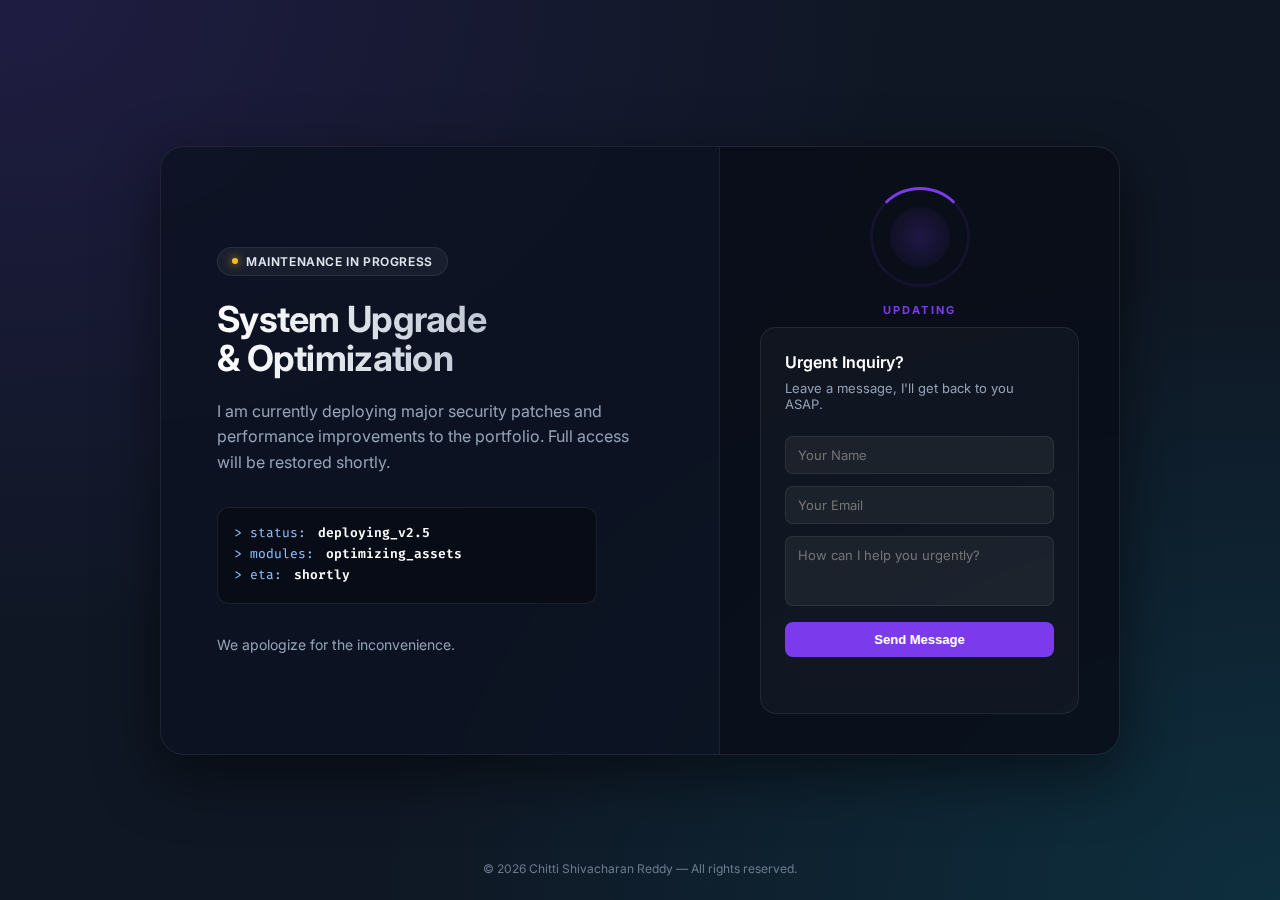
<file: index.html>
<!doctype html>
<html lang="en">

<head>
    <meta charset="utf-8" />
    <meta name="viewport" content="width=device-width,initial-scale=1" />
    <title>System Maintenance — Chitti Shivacharan Reddy</title>

    <!-- Fonts -->
    <link rel="preconnect" href="https://fonts.googleapis.com">
    <link rel="preconnect" href="https://fonts.gstatic.com" crossorigin>
    <link href="https://fonts.googleapis.com/css2?family=Inter:wght@400;500;600;700&display=swap" rel="stylesheet">
    <link href="https://fonts.googleapis.com/css2?family=Fira+Code:wght@400;600&display=swap" rel="stylesheet">

    <!-- Styles -->
    <link rel="stylesheet" href="css/maintenance.css">
</head>

<body>
    <main class="main-card">

        <!-- content-section (Left) -->
        <section class="content-section">
            <div class="status-badge">Maintenance In Progress</div>

            <h1 id="maintitle">System Upgrade <br> & Optimization</h1>

            <p class="lead-text">
                I am currently deploying major security patches and performance improvements to the portfolio.
                Full access will be restored shortly.
            </p>

            <div class="terminal-box">
                <div class="terminal-line"><span>> status:</span> <span class="highlight">deploying_v2.5</span></div>
                <div class="terminal-line"><span>> modules:</span> <span class="highlight">optimizing_assets</span>
                </div>
                <div class="terminal-line"><span>> eta:</span> <span class="highlight">shortly</span></div>
            </div>

            <div class="meta-section">
                <!-- Simple notify input can stay or go, sticking to urgent form on right -->
                <p class="meta-text">We apologize for the inconvenience.</p>
            </div>
        </section>

        <!-- visual-section (Right) -> Update Symbol & Contact Form -->
        <aside class="visual-section">

            <!-- Update Symbol -->
            <div class="update-container">
                <div class="spinner-ring"></div>
                <div class="spinner-core"></div>
                <div class="update-text">UPDATING</div>
            </div>

            <!-- Urgent Query Form -->
            <div class="query-card">
                <h3>Urgent Inquiry?</h3>
                <p class="small-hint">Leave a message, I'll get back to you ASAP.</p>

                <form id="urgentForm" class="query-form">
                    <div class="form-group">
                        <input type="text" id="name" placeholder="Your Name" required>
                    </div>
                    <div class="form-group">
                        <input type="email" id="email" placeholder="Your Email" required>
                    </div>
                    <div class="form-group">
                        <textarea id="message" rows="3" placeholder="How can I help you urgently?" required></textarea>
                    </div>
                    <button type="submit" class="btn-submit">Send Message</button>
                    <div id="formFeedback" class="feedback-msg"></div>
                </form>
            </div>

        </aside>

    </main>

    <div class="footer-text">
        © <span id="year"></span> Chitti Shivacharan Reddy — All rights reserved.
    </div>

    <!-- Scripts -->
    <script src="js/maintenance.js"></script>
</body>

</html>
</file>
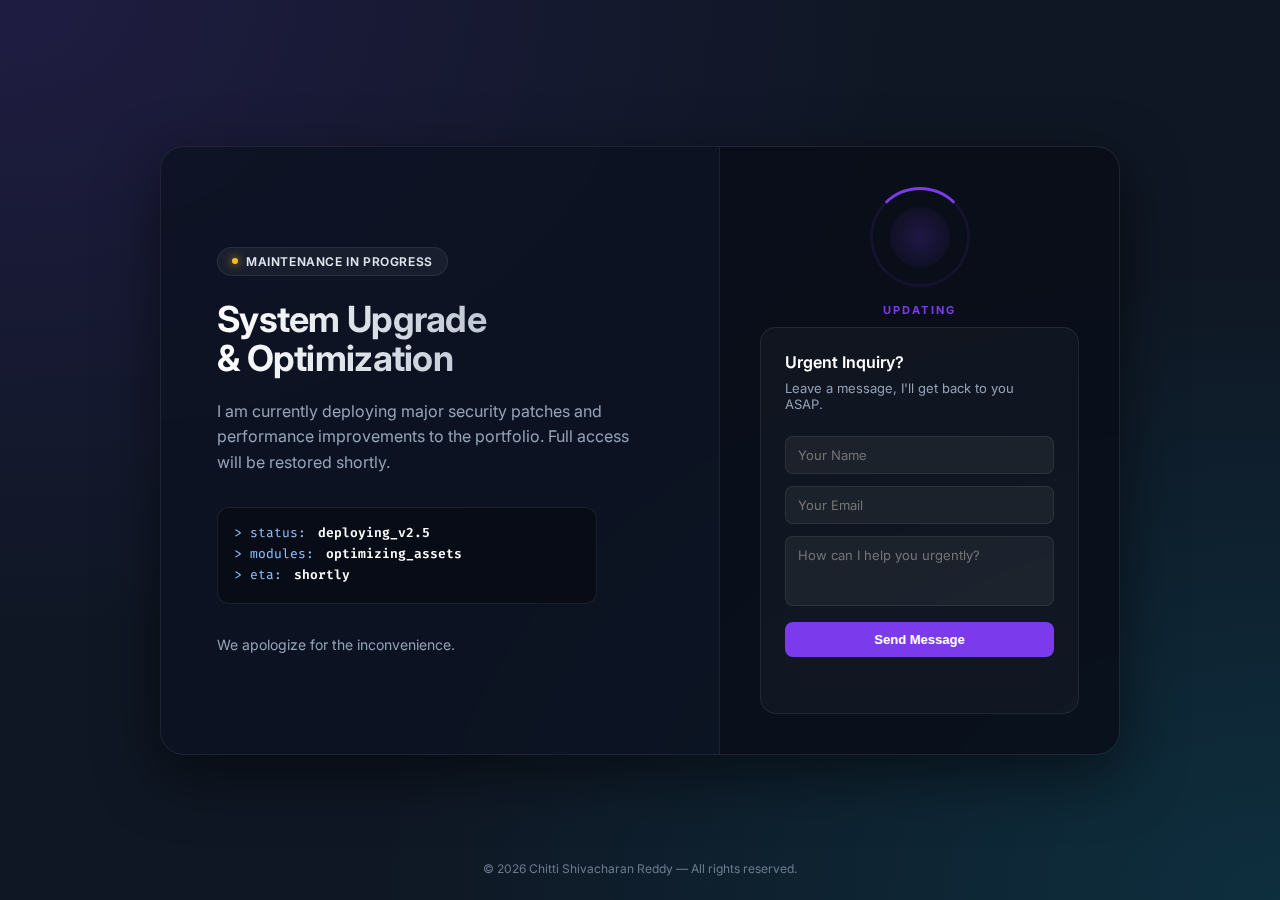
<file: Index copy.html>
<!doctype html>
<html lang="en">

<head>
    <meta charset="utf-8" />
    <meta name="viewport" content="width=device-width,initial-scale=1" />
    <title>System Maintenance — Chitti Shivacharan Reddy</title>

    <!-- Fonts -->
    <link rel="preconnect" href="https://fonts.googleapis.com">
    <link rel="preconnect" href="https://fonts.gstatic.com" crossorigin>
    <link href="https://fonts.googleapis.com/css2?family=Inter:wght@400;500;600;700&display=swap" rel="stylesheet">
    <link href="https://fonts.googleapis.com/css2?family=Fira+Code:wght@400;600&display=swap" rel="stylesheet">

    <!-- Styles -->
    <link rel="stylesheet" href="style1.css">
</head>

<body>
    <main class="main-card">

        <!-- content-section (Left) -->
        <section class="content-section">
            <div class="status-badge">Maintenance In Progress</div>

            <h1 id="maintitle">System Upgrade <br> & Optimization</h1>

            <p class="lead-text">
                I am currently deploying major security patches and performance improvements to the portfolio.
                Full access will be restored shortly.
            </p>

            <div class="terminal-box">
                <div class="terminal-line"><span>> status:</span> <span class="highlight">deploying_v2.5</span></div>
                <div class="terminal-line"><span>> modules:</span> <span class="highlight">optimizing_assets</span>
                </div>
                <div class="terminal-line"><span>> eta:</span> <span class="highlight">shortly</span></div>
            </div>

            <div class="meta-section">
                <!-- Simple notify input can stay or go, sticking to urgent form on right -->
                <p class="meta-text">We apologize for the inconvenience.</p>
            </div>
        </section>

        <!-- visual-section (Right) -> Update Symbol & Contact Form -->
        <aside class="visual-section">

            <!-- Update Symbol -->
            <div class="update-container">
                <div class="spinner-ring"></div>
                <div class="spinner-core"></div>
                <div class="update-text">UPDATING</div>
            </div>

            <!-- Urgent Query Form -->
            <div class="query-card">
                <h3>Urgent Inquiry?</h3>
                <p class="small-hint">Leave a message, I'll get back to you ASAP.</p>

                <form id="urgentForm" class="query-form">
                    <div class="form-group">
                        <input type="text" id="name" placeholder="Your Name" required>
                    </div>
                    <div class="form-group">
                        <input type="email" id="email" placeholder="Your Email" required>
                    </div>
                    <div class="form-group">
                        <textarea id="message" rows="3" placeholder="How can I help you urgently?" required></textarea>
                    </div>
                    <button type="submit" class="btn-submit">Send Message</button>
                    <div id="formFeedback" class="feedback-msg"></div>
                </form>
            </div>

        </aside>

    </main>

    <div class="footer-text">
        © <span id="year"></span> Chitti Shivacharan Reddy — All rights reserved.
    </div>

    <!-- Scripts -->
    <script src="script1.js"></script>
</body>

</html>
</file>
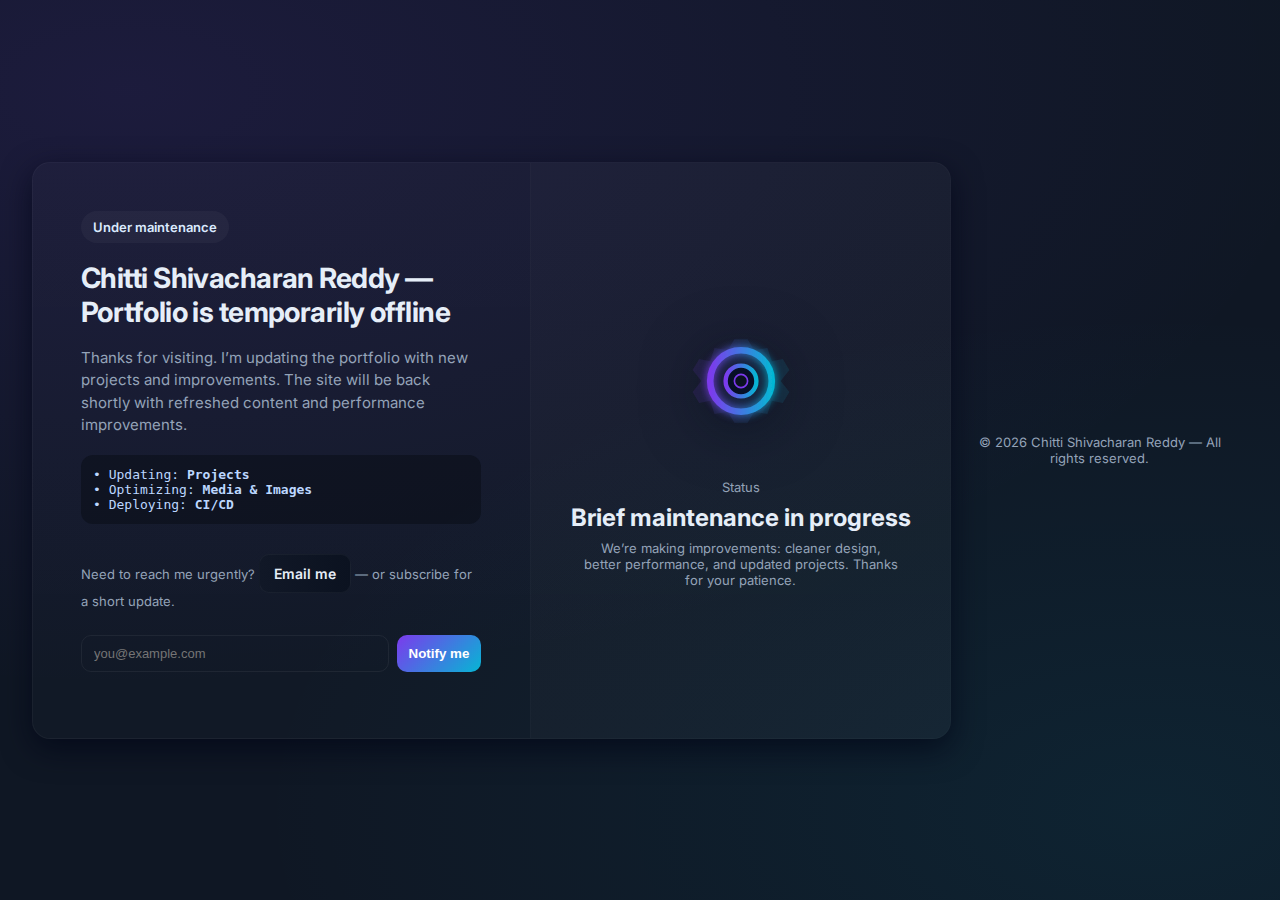
<file: indexx.html>
<!doctype html>
<html lang="en">

<head>
    <meta charset="utf-8" />
    <meta name="viewport" content="width=device-width,initial-scale=1" />
    <title>Site Under Maintenance — Chitti Shivacharan Reddy</title>
    <meta name="description"
        content="Chitti Shivacharan Reddy — Portfolio is temporarily under maintenance. We'll be back soon." />
    <link rel="preconnect" href="https://fonts.googleapis.com">
    <link rel="preconnect" href="https://fonts.gstatic.com" crossorigin>
    <link href="https://fonts.googleapis.com/css2?family=Inter:wght@400;600;700&display=swap" rel="stylesheet">
    <style>
        :root {
            --bg: #0f1724;
            /* slate-900 */
            --card: #0b1220;
            --muted: #94a3b8;
            --accent: linear-gradient(135deg, #7c3aed, #06b6d4);
            --glass: rgba(255, 255, 255, 0.04);
            --radius: 18px;
            font-family: 'Inter', system-ui, -apple-system, 'Segoe UI', Roboto, 'Helvetica Neue', Arial;
        }

        * {
            box-sizing: border-box
        }

        html,
        body {
            height: 100%
        }

        body {
            margin: 0;
            min-height: 100vh;
            display: flex;
            align-items: center;
            justify-content: center;
            background: radial-gradient(1200px 600px at 10% 10%, rgba(124, 58, 237, 0.12), transparent),
                radial-gradient(900px 500px at 90% 90%, rgba(6, 182, 212, 0.08), transparent),
                var(--bg);
            color: #e6eef8;
            -webkit-font-smoothing: antialiased;
            -moz-osx-font-smoothing: grayscale;
            padding: 32px;
        }

        .card {
            width: 100%;
            max-width: 940px;
            background: linear-gradient(180deg, rgba(255, 255, 255, 0.02), rgba(255, 255, 255, 0.01));
            border-radius: var(--radius);
            box-shadow: 0 10px 30px rgba(2, 6, 23, 0.7);
            border: 1px solid rgba(255, 255, 255, 0.04);
            display: grid;
            grid-template-columns: 1fr 420px;
            gap: 1px;
            overflow: hidden;
        }

        @media (max-width:880px) {
            .card {
                grid-template-columns: 1fr;
            }
        }

        .left {
            padding: 48px;
            min-height: 320px;
            display: flex;
            flex-direction: column;
            justify-content: center;
            gap: 18px;
        }

        h1 {
            margin: 0;
            font-size: 28px;
            letter-spacing: -0.02em;
        }

        p.lead {
            margin: 0;
            color: var(--muted);
            font-size: 15px;
            line-height: 1.5
        }

        .badge {
            display: inline-flex;
            align-items: center;
            gap: 10px;
            background: var(--glass);
            padding: 8px 12px;
            border-radius: 999px;
            font-weight: 600;
            color: #dbeafe;
            font-size: 13px;
            width: max-content
        }

        .right {
            padding: 32px;
            background: linear-gradient(180deg, rgba(255, 255, 255, 0.01), rgba(255, 255, 255, 0.02));
            display: flex;
            flex-direction: column;
            align-items: center;
            justify-content: center;
            gap: 18px;
            border-left: 1px solid rgba(255, 255, 255, 0.02);
        }

        /* Animated gear */
        .gear-wrap {
            width: 160px;
            height: 160px;
            display: flex;
            align-items: center;
            justify-content: center
        }

        .gear {
            width: 110px;
            height: 110px;
            display: block;
            filter: drop-shadow(0 8px 30px rgba(2, 6, 23, 0.7));
            animation: spin 9s linear infinite;
            transform-origin: center center;
        }

        @keyframes spin {
            from {
                transform: rotate(0deg)
            }

            to {
                transform: rotate(360deg)
            }
        }

        .small-text {
            font-size: 13px;
            color: var(--muted)
        }

        .actions {
            display: flex;
            gap: 12px;
            flex-wrap: wrap
        }

        .btn {
            background: linear-gradient(90deg, #111827, #0b1220);
            color: #e6eef8;
            padding: 10px 14px;
            border-radius: 10px;
            border: 1px solid rgba(255, 255, 255, 0.04);
            font-weight: 600;
            font-size: 14px;
            text-decoration: none;
            display: inline-flex;
            align-items: center;
            gap: 10px
        }

        .btn.secondary {
            background: transparent;
            border: 1px dashed rgba(255, 255, 255, 0.04);
            color: var(--muted)
        }

        .subscribe {
            display: flex;
            gap: 8px;
            margin-top: 8px
        }

        .subscribe input[type="email"] {
            flex: 1;
            background: transparent;
            border: 1px solid rgba(255, 255, 255, 0.06);
            padding: 10px 12px;
            border-radius: 10px;
            color: inherit;
            font-size: 13px
        }

        .subscribe button {
            padding: 10px 12px;
            border-radius: 10px;
            border: none;
            background-image: var(--accent);
            font-weight: 700;
            color: #fff;
            cursor: pointer
        }

        .meta {
            margin-top: 12px;
            color: var(--muted);
            font-size: 13px
        }

        footer {
            padding: 18px;
            color: var(--muted);
            font-size: 13px;
            text-align: center
        }

        /* decorative code box */
        .codebox {
            background: rgba(8, 12, 20, 0.5);
            border-radius: 12px;
            padding: 12px;
            font-family: ui-monospace, SFMono-Regular, Menlo, Monaco, 'Roboto Mono', monospace;
            font-size: 13px;
            color: #bcd7ff;
            max-width: 420px
        }

        /* accessibility focus */
        a:focus,
        button:focus,
        input:focus {
            outline: 2px solid rgba(124, 58, 237, 0.16);
            outline-offset: 2px
        }
    </style>
</head>

<body>
    <main class="card" role="main" aria-labelledby="maintitle">
        <section class="left">
            <div class="badge" aria-hidden="true">Under maintenance</div>
            <h1 id="maintitle">Chitti Shivacharan Reddy — Portfolio is temporarily offline</h1>
            <p class="lead">Thanks for visiting. I’m updating the portfolio with new projects and improvements. The site
                will be back shortly with refreshed content and performance improvements.</p>

            <div class="codebox" aria-hidden="true">
                <!-- small decorative pseudo-terminal -->
                <div>• Updating: <strong>Projects</strong></div>
                <div>• Optimizing: <strong>Media & Images</strong></div>
                <div>• Deploying: <strong>CI/CD</strong></div>
            </div>

            <div class="meta">Need to reach me urgently? <a class="btn" href="mailto:chitti@example.com">Email me</a> —
                or subscribe for a short update.</div>

            <form class="subscribe" id="subscribeForm" onsubmit="return handleSubscribe(event)"
                aria-label="Subscribe for updates">
                <input id="emailInput" type="email" placeholder="you@example.com" aria-label="Email address" required>
                <button type="submit">Notify me</button>
            </form>

            <div id="subscribeMsg" class="small-text" aria-live="polite"></div>

        </section>

        <aside class="right" aria-labelledby="status">
            <div class="gear-wrap" aria-hidden="true">
                <!-- inline SVG gear -->
                <svg class="gear" viewBox="0 0 100 100" xmlns="http://www.w3.org/2000/svg" role="img"
                    aria-hidden="true">
                    <defs>
                        <linearGradient id="g1" x1="0" x2="1">
                            <stop offset="0" stop-color="#7c3aed" />
                            <stop offset="1" stop-color="#06b6d4" />
                        </linearGradient>
                        <filter id="glow" x="-50%" y="-50%" width="200%" height="200%">
                            <feGaussianBlur stdDeviation="4" result="b" />
                            <feMerge>
                                <feMergeNode in="b" />
                                <feMergeNode in="SourceGraphic" />
                            </feMerge>
                        </filter>
                    </defs>

                    <g transform="translate(50,50)">
                        <path
                            d="M-28 -18 L-38 -20 L-44 -10 L-36 0 L-44 10 L-38 20 L-28 18 L-24 30 L-12 28 L-6 38 L6 38 L12 28 L24 30 L28 18 L38 20 L44 10 L36 0 L44 -10 L38 -20 L28 -18 L24 -30 L12 -28 L6 -38 L-6 -38 L-12 -28 L-24 -30 Z"
                            fill="url(#g1)" opacity="0.12" />
                        <circle r="28" fill="none" stroke="url(#g1)" stroke-width="6" filter="url(#glow)" />
                        <circle r="14" fill="#071027" stroke="url(#g1)" stroke-width="4" />
                        <circle r="6" fill="#0b1220" stroke="#7c3aed" stroke-width="1.5" />
                    </g>
                </svg>
            </div>

            <div style="text-align:center">
                <div id="status" class="small-text" style="margin-bottom:8px">Status</div>
                <h2 style="margin:6px 0 0 0">Brief maintenance in progress</h2>
                <p class="small-text" style="max-width:320px;margin:8px auto">We’re making improvements: cleaner design,
                    better performance, and updated projects. Thanks for your patience.</p>

                <div style="margin-top:12px" class="actions">


                </div>
            </div>

        </aside>
    </main>

    <footer>
        © <span id="year"></span> Chitti Shivacharan Reddy — All rights reserved.
    </footer>

    <script>
        // Footer year
        document.getElementById('year').textContent = new Date().getFullYear();

        function handleSubscribe(e) {
            e.preventDefault();
            const input = document.getElementById('emailInput');
            const msg = document.getElementById('subscribeMsg');
            const email = input.value.trim();
            if (!email) { msg.textContent = 'Please enter a valid email.'; return false }
            // Mock subscribe: show thanks and store locally
            try { localStorage.setItem('maintenance_subscribe', JSON.stringify({ email: email, ts: Date.now() })) } catch (e) { }
            msg.textContent = 'Thanks — we will notify you when the site returns.';
            input.value = '';
            return false;
        }

        function copyMessage() {
            const text = 'Chitti Shivacharan Reddy — Portfolio is temporarily under maintenance.';
            if (navigator.clipboard) {
                navigator.clipboard.writeText(text).then(() => alert('Status copied to clipboard'))
            } else {
                prompt('Copy the message', text)
            }
        }
    </script>
</body>

</html>
</file>
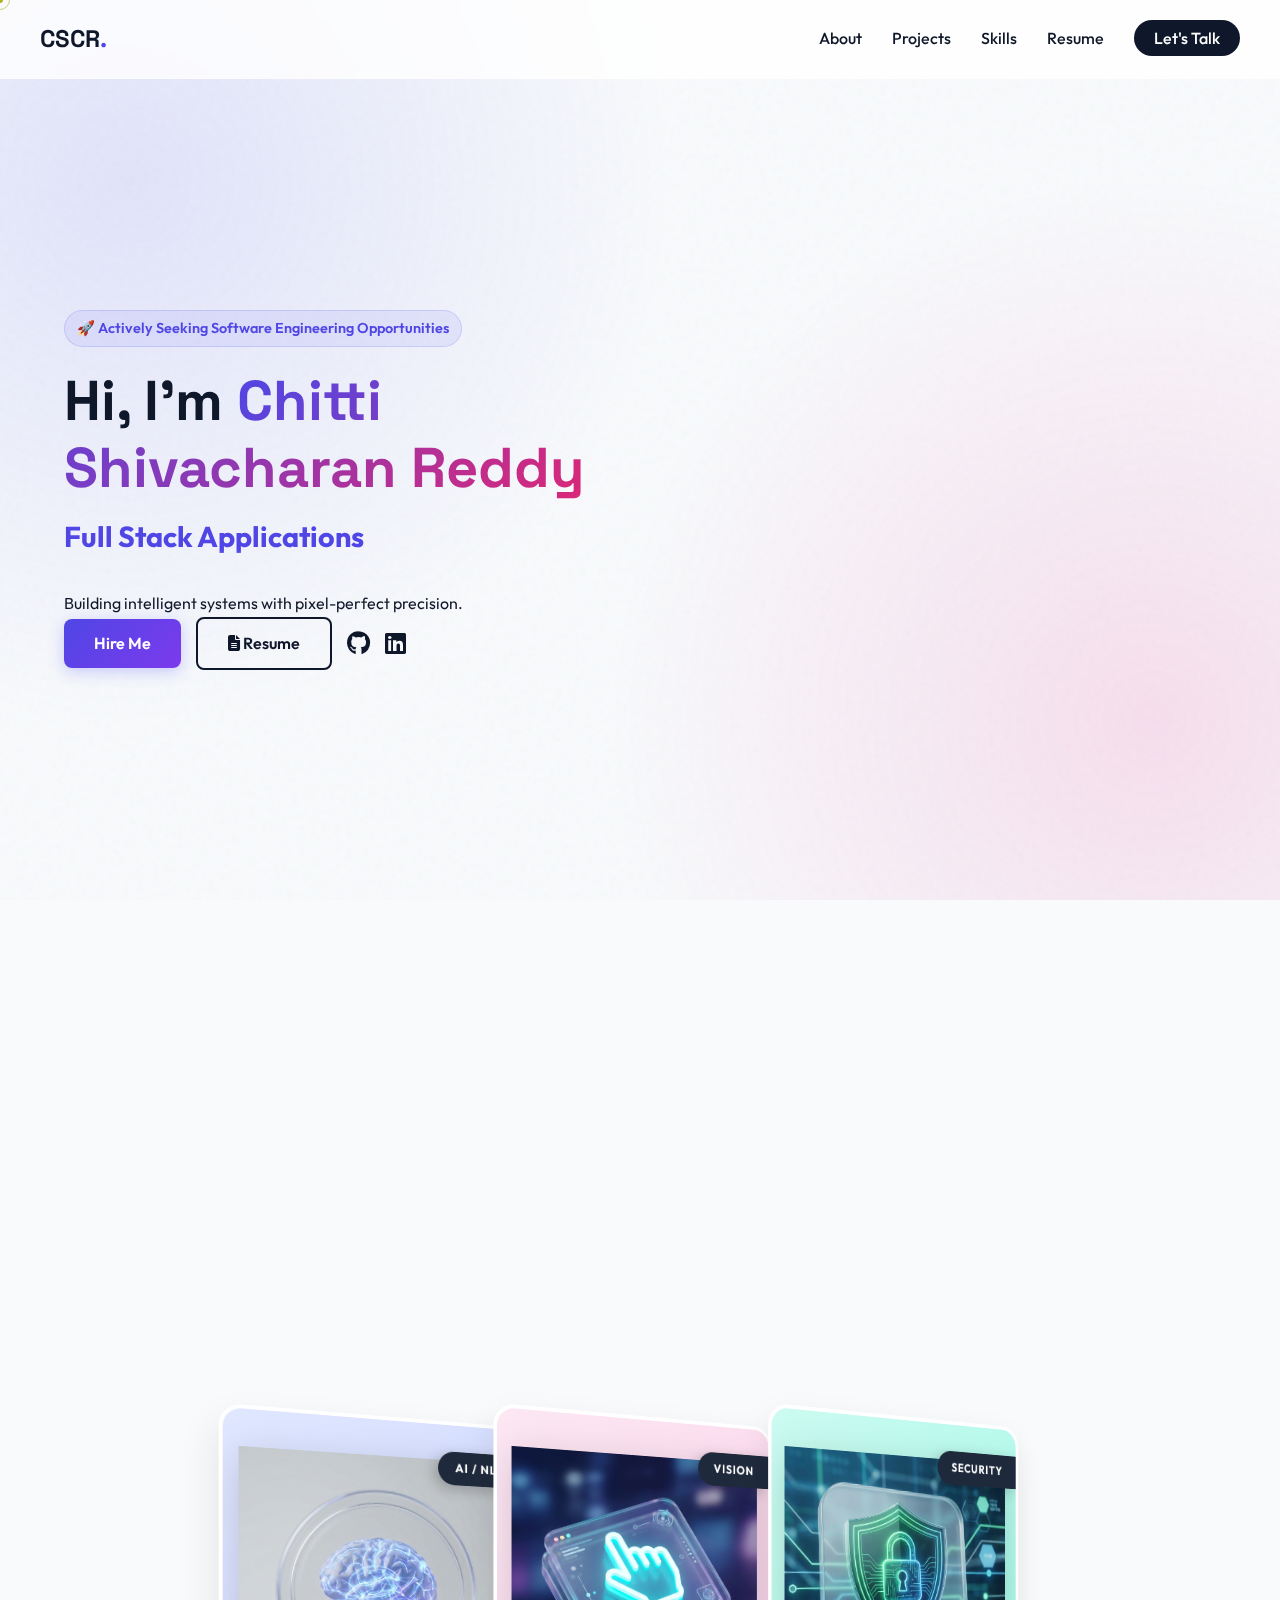
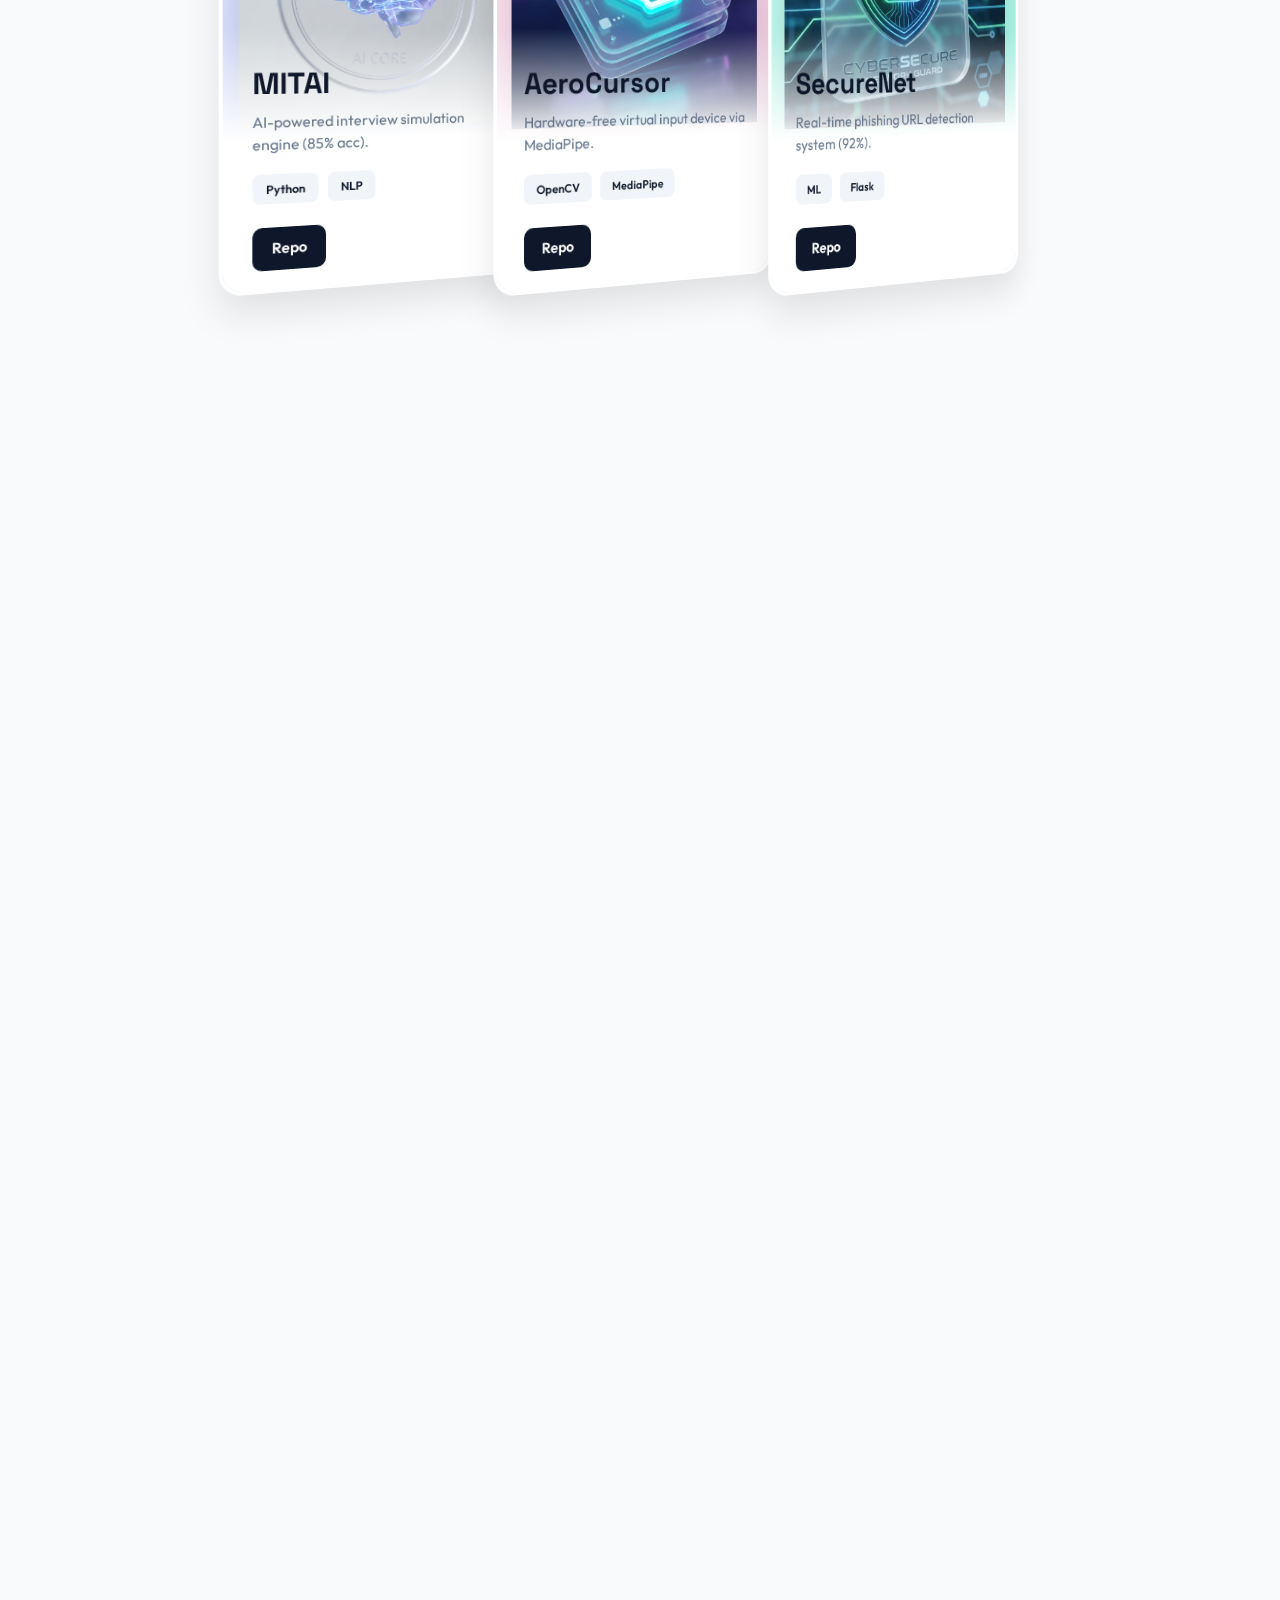
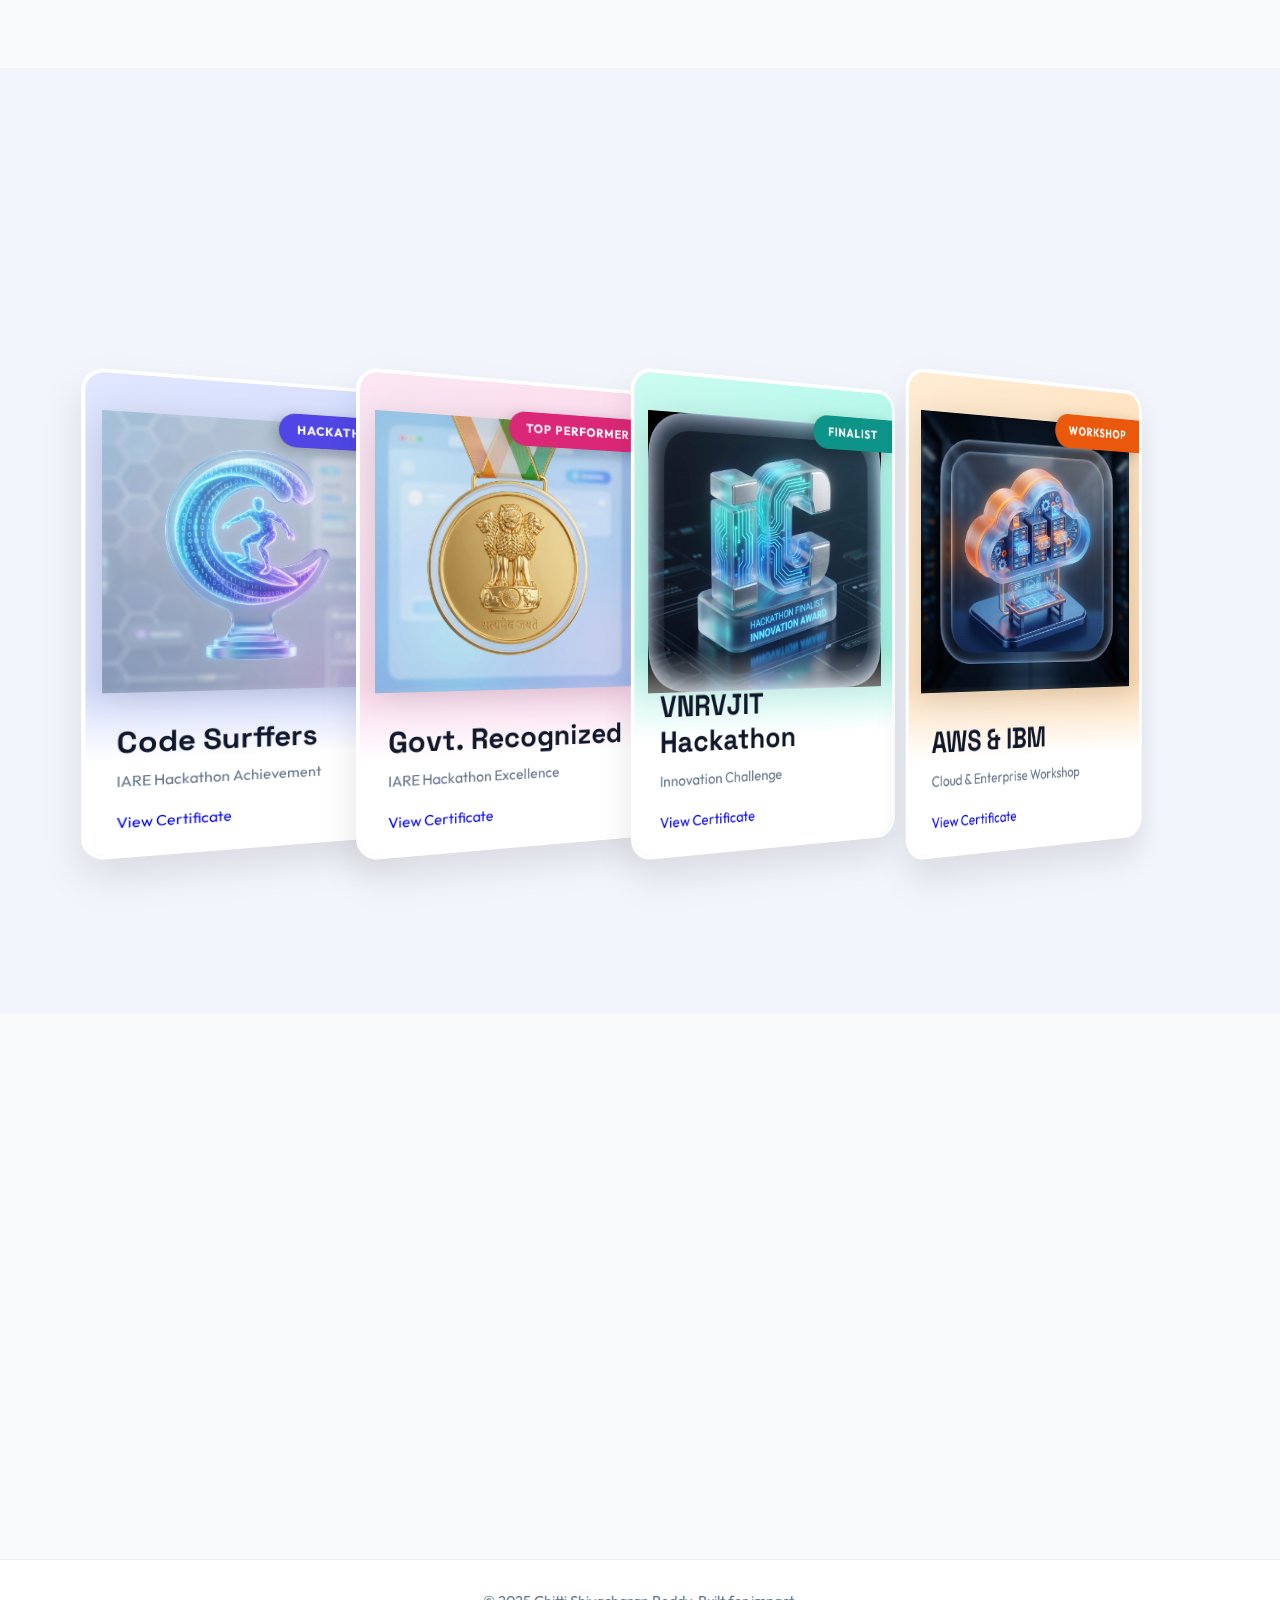
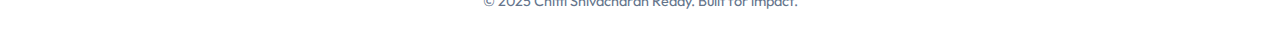
<file: portfolio.html>
<!DOCTYPE html>
<html lang="en">

<head>
    <meta charset="UTF-8">
    <meta name="viewport" content="width=device-width, initial-scale=1.0">
    <title>Chitti Shivacharan Reddy | Full Stack & AI Engineer</title>
    <meta name="description"
        content="Portfolio of Chitti Shivacharan Reddy - Computer Science Engineering student specializing in AI, Computer Vision, and Machine Learning.">

    <!-- Fonts -->
    <link rel="preconnect" href="https://fonts.googleapis.com">
    <link rel="preconnect" href="https://fonts.gstatic.com" crossorigin>
    <link
        href="https://fonts.googleapis.com/css2?family=Outfit:wght@300;400;600;800&family=Space+Grotesk:wght@300;500;700&display=swap"
        rel="stylesheet">

    <!-- Icons -->
    <link rel="stylesheet" href="https://cdnjs.cloudflare.com/ajax/libs/font-awesome/6.4.0/css/all.min.css">

    <!-- AOS Animation -->
    <link href="https://unpkg.com/aos@2.3.1/dist/aos.css" rel="stylesheet">

    <link rel="stylesheet" href="css/styles.css">
    <link rel="icon" type="image/png" href="assets/images/dp.jpg">
</head>

<body>
    <!-- Custom Cursor -->
    <div class="cursor-dot"></div>
    <div class="cursor-outline"></div>

    <!-- Background & Overlay -->
    <div class="bg-gradient"></div>
    <div class="noise-overlay"></div>

    <!-- Navigation -->
    <nav class="navbar">
        <div class="container nav-content">
            <a href="#" class="logo">CSCR<span class="dot">.</span></a>
            <ul class="nav-links">
                <li><a href="#about">About</a></li>
                <li><a href="#projects">Projects</a></li>
                <li><a href="#skills">Skills</a></li>
                <li><a href="assets/documents/finalresume.pdf" target="_blank">Resume</a></li>
                <li><a href="#contact" class="btn-sm">Let's Talk</a></li>
            </ul>
            <div class="menu-toggle">
                <i class="fas fa-bars"></i>
            </div>
        </div>
    </nav>

    <!-- Hero Section -->
    <header class="hero" id="home">
        <div class="container hero-content">
            <div class="hero-text" data-aos="fade-up">
                <div class="badge">🚀 Actively Seeking Software Engineering Opportunities</div>
                <h1>Hi, I'm <span class="gradient-text">Chitti Shivacharan Reddy</span></h1>
                <div class="role-scroller-3d">
                    <div class="rolling-text">
                        <span>Full Stack Applications</span>
                        <span>AI & Computer Vision</span>
                        <span>Secure Cryptography</span>
                        <span>Robust Systems (C++/Rust)</span>
                    </div>
                </div>

                <!-- Minimalist Intro -->
                <!-- Minimalist Intro -->
                <p class="hero-tagline" data-aos="fade-up" data-aos-delay="100">
                    Building <span class="highlight">intelligent systems</span> with pixel-perfect precision.
                </p>

                <div class="cta-group">
                    <a href="#contact" class="btn btn-primary">Hire Me</a>
                    <a href="assets/documents/finalresume.pdf" target="_blank" class="btn btn-outline"><i
                            class="fas fa-file-alt"></i>
                        Resume</a>
                    <a href="https://github.com/MRSHIVA2507" target="_blank" class="btn-icon"><i
                            class="fab fa-github"></i></a>
                    <a href="https://linkedin.com/in/chittishivacharanreddy" target="_blank" class="btn-icon"><i
                            class="fab fa-linkedin"></i></a>
                </div>
            </div>

            <div class="hero-image" data-aos="fade-left" data-aos-delay="200">
                <div class="img-wrapper">
                    <img src="assets/images/dp.jpg" alt="Chitti Shivacharan Reddy">
                    <!-- Tags removed as requested -->
                </div>
            </div>
        </div>
    </header>

    <!-- Highlights / Looking For -->
    <section class="highlights container" data-aos="fade-up">
        <div class="highlight-grid">
            <div class="highlight-card active-seeking">
                <h3><i class="fas fa-search-location"></i> Actively Seeking</h3>
                <div class="seeking-text">
                    <strong>Internships & Freelance Opportunities</strong>
                </div>
                <div class="seeking-tags">
                    <span>Software Engineering</span>
                    <span>AI/ML Engineer</span>
                    <span>Computer Vision</span>
                </div>
            </div>
            <div class="highlight-card what-i-do">
                <h3><i class="fas fa-laptop-code"></i> Professional Summary</h3>
                <p>Computer Science Engineering student specializing in <b>Artificial Intelligence, Computer Vision, and
                        Machine
                        Learning</b>. Proven ability to build production-ready applications using <b>Python, OpenCV, and
                        Flask</b>.
                    Strong foundation in algorithm design and problem-solving with demonstrated success in creating
                    gesture-controlled systems and ML-based security tools.</p>
            </div>
        </div>
    </section>

    <!-- Projects Section (Redesigned: Posters) -->
    <section id="projects" class="projects section-padding">
        <div class="container-fluid">
            <div class="section-header" data-aos="fade-up">
                <h2>Projects Developed</h2>
                <p>Engineering Impact & Innovation</p>
            </div>

            <!-- 3D Deck Structure (Image Match) -->
            <div class="deck-container">
                <!-- Card 1 -->
                <div class="deck-card" style="background: linear-gradient(135deg, #e0e7ff 0%, #c7d2fe 100%);">
                    <div class="card-badge">AI / NLP</div>
                    <img src="assets/images/mitai.png" alt="MITAI Logo" class="card-logo">
                    <div class="deck-content">
                        <h3>MITAI</h3>
                        <p>AI-powered interview simulation engine (85% acc).</p>
                        <div class="deck-tags">
                            <span>Python</span><span>NLP</span>
                        </div>
                        <a href="https://github.com/MRSHIVA2507/MITAI" class="btn-deck">Repo</a>
                    </div>
                </div>

                <!-- Card 2 -->
                <div class="deck-card" style="background: linear-gradient(135deg, #fce7f3 0%, #fbcfe8 100%);">
                    <div class="card-badge">Vision</div>
                    <img src="assets/images/aerocursor.png" alt="AeroCursor Logo" class="card-logo">
                    <div class="deck-content">
                        <h3>AeroCursor</h3>
                        <p>Hardware-free virtual input device via MediaPipe.</p>
                        <div class="deck-tags">
                            <span>OpenCV</span><span>MediaPipe</span>
                        </div>
                        <a href="https://github.com/MRSHIVA2507/Gesture-Controlled-Virtual-Mouse-Using-Hand-Tracking"
                            class="btn-deck">Repo</a>
                    </div>
                </div>

                <!-- Card 3 -->
                <div class="deck-card" style="background: linear-gradient(135deg, #ccfbf1 0%, #99f6e4 100%);">
                    <div class="card-badge">Security</div>
                    <img src="assets/images/securenet.png" alt="SecureNet Logo" class="card-logo">
                    <div class="deck-content">
                        <h3>SecureNet</h3>
                        <p>Real-time phishing URL detection system (92%).</p>
                        <div class="deck-tags">
                            <span>ML</span><span>Flask</span>
                        </div>
                        <a href="https://github.com/MRSHIVA2507/SecureNet" class="btn-deck">Repo</a>
                    </div>
                </div>
            </div>
        </div>
    </section>

    <!-- Skills Section -->
    <section id="skills" class="skills section-padding">
        <div class="container">
            <div class="section-header" data-aos="fade-up">
                <h2>Technical Skills</h2>
                <p>Core Competencies: Algorithm Design, Data Structures, System Design, Agile Development</p>
            </div>

            <!-- Simplified Skills for "Clean Cluster" look -->
            <div class="skills-wrapper">
                <div class="skill-category" data-aos="fade-right">
                    <h3>Engineering Stack</h3>
                    <div class="skill-tags">
                        <span><i class="fab fa-python"></i> Python</span>
                        <span><i class="fas fa-flask"></i> Flask</span>
                        <span><i class="fab fa-js"></i> JavaScript</span>
                        <span><i class="fab fa-react"></i> React</span>
                        <span><i class="fas fa-database"></i> SQL</span>
                        <span><i class="fab fa-docker"></i> Docker</span>
                        <span><i class="fas fa-code"></i> C/C++</span>
                        <span><i class="fas fa-cube"></i> Rust</span>
                        <span><i class="fas fa-hashtag"></i> C#</span>
                        <span><i class="fas fa-lock"></i> Cryptography</span>
                        <span><i class="fas fa-layer-group"></i> Full Stack Design</span>
                    </div>
                </div>

                <div class="skill-category" data-aos="fade-left">
                    <h3>AI & Intelligence</h3>
                    <div class="skill-tags">
                        <span>OpenCV</span>
                        <span>MediaPipe</span>
                        <span>TensorFlow</span>
                        <span>Scikit-learn</span>
                        <span>PyTorch</span>
                        <span>NLP</span>
                    </div>
                </div>
            </div>
        </div>
    </section>

    <!-- Education Timeline (Redesigned: Grid) -->
    <section id="education" class="education section-padding">
        <div class="container">
            <div class="section-header" data-aos="fade-up">
                <h2>Academic Journey</h2>
                <p>Building a strong theoretical and practical foundation</p>
            </div>

            <div class="education-grid">
                <!-- Edu 1 -->
                <div class="education-card" data-aos="fade-right">
                    <div class="edu-year">Present (2nd Year)</div>
                    <div class="edu-content">
                        <h3>B.Tech Computer Science</h3>
                        <span class="edu-subtitle">MLR Institute of Technology & Management</span>
                        <p>Specializing in AI & ML. Leading student innovation projects in Computer Vision.</p>

                    </div>
                    <div class="edu-icon"><i class="fas fa-graduation-cap"></i></div>
                </div>

                <!-- Edu 2 -->
                <div class="education-card" data-aos="fade-left" data-aos-delay="100">
                    <div class="edu-year">2022 – 2025</div>
                    <div class="edu-content">
                        <h3>Diploma in CSE</h3>
                        <span class="edu-subtitle">Indur Institute of Engineering & Technology</span>
                        <p>Graduated with <strong>8.71 CGPA</strong>. Focus on core programming and algorithms.</p>
                    </div>
                    <div class="edu-icon"><i class="fas fa-university"></i></div>
                </div>
            </div>
        </div>
    </section>

    <!-- Certifications Section -->
    <section id="certifications" class="certifications section-padding" style="background: rgba(99, 102, 241, 0.03);">
        <div class="container">
            <div class="section-header" data-aos="fade-up">
                <h2>Certifications</h2>
                <p>Continuous Learning & Professional Development</p>
            </div>

            <div class="deck-container cert-deck">
                <!-- Cert 1 -->
                <a href="assets/documents/CODE SURFFERS (IARE) HACKTN.pdf" target="_blank" class="deck-card"
                    style="background: linear-gradient(135deg, #e0e7ff 0%, #c7d2fe 100%);">
                    <div class="card-badge" style="background: #4f46e5;">Hackathon</div>
                    <img src="assets/images/code_surffers.png" alt="Code Surffers" class="card-logo">
                    <div class="deck-content">
                        <h3>Code Surffers</h3>
                        <p>IARE Hackathon Achievement</p>
                        <span class="click-hint">View Certificate</span>
                    </div>
                </a>
                <!-- Cert 2 -->
                <a href="assets/documents/GOVT CERTIFICATE (IARE) HACTN.pdf" target="_blank" class="deck-card"
                    style="background: linear-gradient(135deg, #fce7f3 0%, #fbcfe8 100%);">
                    <div class="card-badge" style="background: #db2777;">Top Performer</div>
                    <img src="assets/images/govt_award.png" alt="Govt Award" class="card-logo">
                    <div class="deck-content">
                        <h3>Govt. Recognized</h3>
                        <p>IARE Hackathon Excellence</p>
                        <span class="click-hint">View Certificate</span>
                    </div>
                </a>
                <!-- Cert 3 -->
                <a href="assets/documents/VNRVJIT (HACKTHON).pdf" target="_blank" class="deck-card"
                    style="background: linear-gradient(135deg, #ccfbf1 0%, #99f6e4 100%);">
                    <div class="card-badge" style="background: #0d9488;">Finalist</div>
                    <img src="assets/images/vnr_hackathon.png" alt="VNR Hackathon" class="card-logo">
                    <div class="deck-content">
                        <h3>VNRVJIT Hackathon</h3>
                        <p>Innovation Challenge</p>
                        <span class="click-hint">View Certificate</span>
                    </div>
                </a>
                <!-- Cert 4 -->
                <a href="assets/documents/WORKSHOP AWS IBM (GRRR).pdf" target="_blank" class="deck-card"
                    style="background: linear-gradient(135deg, #ffedd5 0%, #fed7aa 100%);">
                    <div class="card-badge" style="background: #ea580c;">Workshop</div>
                    <img src="assets/images/aws_ibm.png" alt="AWS IBM" class="card-logo">
                    <div class="deck-content">
                        <h3>AWS & IBM</h3>
                        <p>Cloud & Enterprise Workshop</p>
                        <span class="click-hint">View Certificate</span>
                    </div>
                </a>
            </div>
        </div>
    </section>





    <!-- Contact Section -->
    <section id="contact" class="contact section-padding">
        <div class="container">
            <div class="contact-box" data-aos="zoom-in">
                <div class="contact-text">
                    <h2>Let's build something visionary.</h2>
                    <p>Open for Software Engineering Opportunities</p>
                </div>
                <div class="contact-links">
                    <a href="mailto:shivacharanreddychitti940@gmail.com" class="link-item"><i
                            class="fas fa-envelope"></i> Email Me</a>
                    <a href="https://linkedin.com/in/chittishivacharanreddy" target="_blank" class="link-item"><i
                            class="fab fa-linkedin"></i> LinkedIn</a>
                    <a href="https://github.com/MRSHIVA2507" target="_blank" class="link-item"><i
                            class="fab fa-github"></i> GitHub</a>
                </div>
                <!-- Form Removed for modern panel look -->
            </div>
        </div>
    </section>

    <!-- Footer -->
    <footer>
        <div class="container footer-content">
            <p>&copy; 2025 Chitti Shivacharan Reddy. Built for impact.</p>
        </div>
    </footer>

    <!-- Scripts -->
    <script src="https://unpkg.com/aos@2.3.1/dist/aos.js"></script>
    <script src="js/script.js"></script>
</body>

</html>
</file>
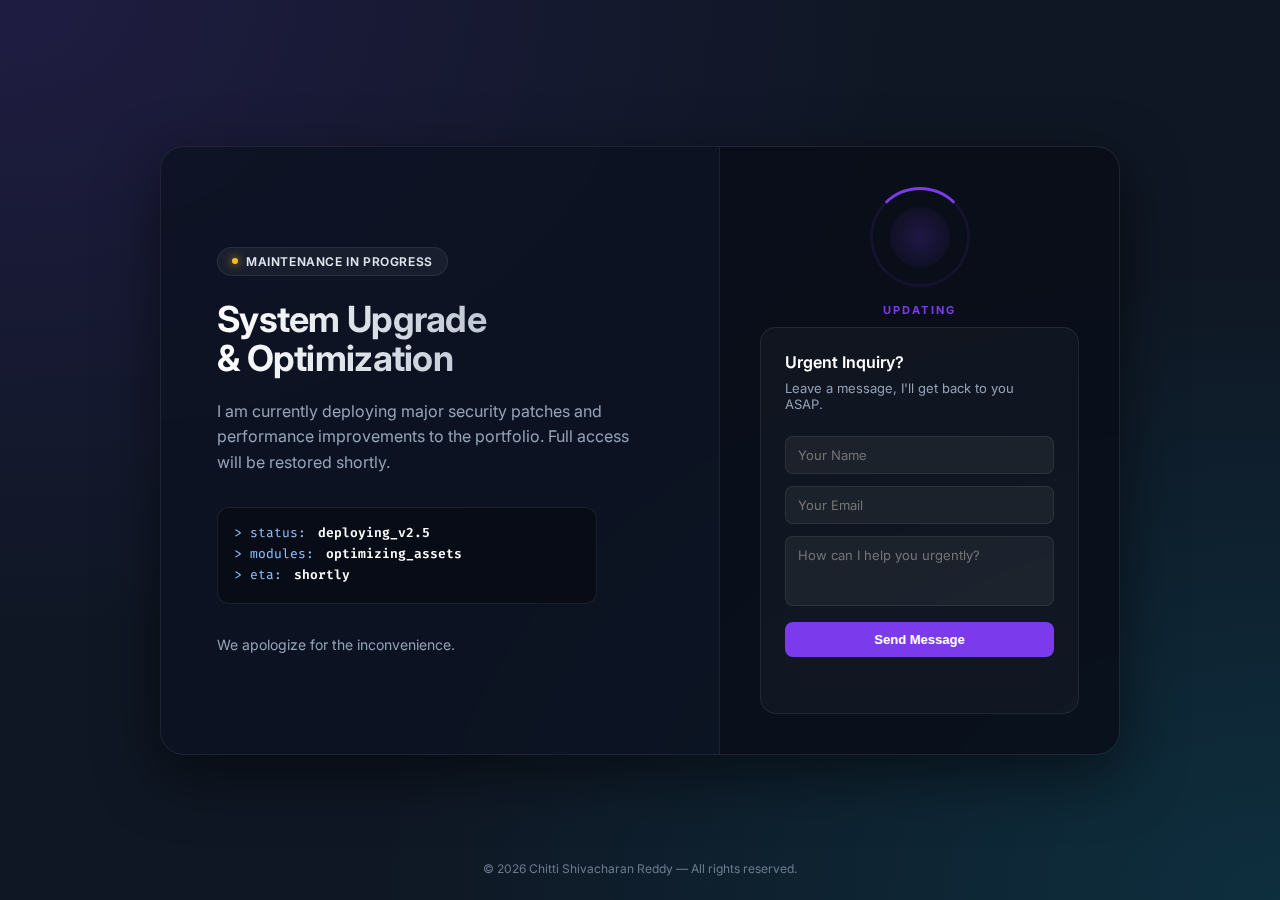
<file: main/index1.html>
<!doctype html>
<html lang="en">

<head>
    <meta charset="utf-8" />
    <meta name="viewport" content="width=device-width,initial-scale=1" />
    <title>System Maintenance — Chitti Shivacharan Reddy</title>

    <!-- Fonts -->
    <link rel="preconnect" href="https://fonts.googleapis.com">
    <link rel="preconnect" href="https://fonts.gstatic.com" crossorigin>
    <link href="https://fonts.googleapis.com/css2?family=Inter:wght@400;500;600;700&display=swap" rel="stylesheet">
    <link href="https://fonts.googleapis.com/css2?family=Fira+Code:wght@400;600&display=swap" rel="stylesheet">

    <!-- Styles -->
    <link rel="stylesheet" href="style.css">
</head>

<body>
    <main class="main-card">

        <!-- content-section (Left) -->
        <section class="content-section">
            <div class="status-badge">Maintenance In Progress</div>

            <h1 id="maintitle">System Upgrade <br> & Optimization</h1>

            <p class="lead-text">
                I am currently deploying major security patches and performance improvements to the portfolio.
                Full access will be restored shortly.
            </p>

            <div class="terminal-box">
                <div class="terminal-line"><span>> status:</span> <span class="highlight">deploying_v2.5</span></div>
                <div class="terminal-line"><span>> modules:</span> <span class="highlight">optimizing_assets</span>
                </div>
                <div class="terminal-line"><span>> eta:</span> <span class="highlight">shortly</span></div>
            </div>

            <div class="meta-section">
                <!-- Simple notify input can stay or go, sticking to urgent form on right -->
                <p class="meta-text">We apologize for the inconvenience.</p>
            </div>
        </section>

        <!-- visual-section (Right) -> Update Symbol & Contact Form -->
        <aside class="visual-section">

            <!-- Update Symbol -->
            <div class="update-container">
                <div class="spinner-ring"></div>
                <div class="spinner-core"></div>
                <div class="update-text">UPDATING</div>
            </div>

            <!-- Urgent Query Form -->
            <div class="query-card">
                <h3>Urgent Inquiry?</h3>
                <p class="small-hint">Leave a message, I'll get back to you ASAP.</p>

                <form id="urgentForm" class="query-form">
                    <div class="form-group">
                        <input type="text" id="name" placeholder="Your Name" required>
                    </div>
                    <div class="form-group">
                        <input type="email" id="email" placeholder="Your Email" required>
                    </div>
                    <div class="form-group">
                        <textarea id="message" rows="3" placeholder="How can I help you urgently?" required></textarea>
                    </div>
                    <button type="submit" class="btn-submit">Send Message</button>
                    <div id="formFeedback" class="feedback-msg"></div>
                </form>
            </div>

        </aside>

    </main>

    <div class="footer-text">
        © <span id="year"></span> Chitti Shivacharan Reddy — All rights reserved.
    </div>

    <!-- Scripts -->
    <script src="script.js"></script>
</body>

</html>
</file>
<file: css/maintenance.css>
@import url('https://fonts.googleapis.com/css2?family=Inter:wght@400;500;600;700&display=swap');
@import url('https://fonts.googleapis.com/css2?family=Fira+Code:wght@400;600&display=swap');

:root {
    --bg-dark: #0f1724;
    --card-bg: #0b1220;
    --text-primary: #e6eef8;
    --text-muted: #94a3b8;
    --accent-primary: #7c3aed;
    --accent-secondary: #06b6d4;
    --accent-gradient: linear-gradient(135deg, var(--accent-primary), var(--accent-secondary));

    --glass-border: rgba(255, 255, 255, 0.08);
    --input-bg: rgba(255, 255, 255, 0.05);
    --radius-lg: 24px;
    --radius-md: 12px;
}

* {
    box-sizing: border-box;
    margin: 0;
    padding: 0;
}

body {
    font-family: 'Inter', system-ui, sans-serif;
    min-height: 100vh;
    display: flex;
    align-items: center;
    justify-content: center;
    background-color: var(--bg-dark);
    /* Subtle modern mesh bg */
    background-image:
        radial-gradient(at 0% 0%, rgba(124, 58, 237, 0.15) 0px, transparent 50%),
        radial-gradient(at 100% 100%, rgba(6, 182, 212, 0.15) 0px, transparent 50%);
    color: var(--text-primary);
    padding: 20px;
}

/* --- Main Card --- */
.main-card {
    width: 100%;
    max-width: 960px;
    background: rgba(11, 18, 32, 0.8);
    backdrop-filter: blur(20px);
    border: 1px solid var(--glass-border);
    border-radius: var(--radius-lg);
    box-shadow: 0 20px 60px rgba(0, 0, 0, 0.5);
    display: grid;
    grid-template-columns: 1fr 400px;
    overflow: hidden;
}

/* --- Left Section --- */
.content-section {
    padding: 56px;
    display: flex;
    flex-direction: column;
    justify-content: center;
}

.status-badge {
    display: inline-flex;
    align-items: center;
    gap: 8px;
    background: rgba(255, 255, 255, 0.05);
    border: 1px solid var(--glass-border);
    padding: 6px 14px;
    border-radius: 100px;
    color: #e2e8f0;
    font-size: 12px;
    font-weight: 600;
    text-transform: uppercase;
    letter-spacing: 0.05em;
    width: fit-content;
    margin-bottom: 24px;
}

.status-badge::before {
    content: '';
    width: 6px;
    height: 6px;
    background: #fbbf24;
    /* Amber for maintenance */
    border-radius: 50%;
    box-shadow: 0 0 10px #fbbf24;
    animation: pulse 2s infinite;
}

h1 {
    font-size: 36px;
    font-weight: 700;
    line-height: 1.1;
    margin-bottom: 20px;
    letter-spacing: -0.02em;
    background: linear-gradient(to right, #fff, #94a3b8);
    -webkit-background-clip: text;
    -webkit-text-fill-color: transparent;
}

.lead-text {
    color: var(--text-muted);
    line-height: 1.6;
    font-size: 16px;
    max-width: 440px;
    margin-bottom: 32px;
}

/* Terminal */
.terminal-box {
    background: rgba(0, 0, 0, 0.3);
    border: 1px solid var(--glass-border);
    border-radius: var(--radius-md);
    padding: 16px;
    font-family: 'Fira Code', monospace;
    font-size: 13px;
    color: #93c5fd;
    margin-bottom: 32px;
    width: 100%;
    max-width: 380px;
}

.terminal-line {
    margin-bottom: 4px;
    display: flex;
    gap: 12px;
}

.highlight {
    color: #fff;
    font-weight: 600;
}

.meta-text {
    font-size: 14px;
    color: var(--text-muted);
}

/* --- Right Section (Visual + Form) --- */
.visual-section {
    background: rgba(0, 0, 0, 0.2);
    border-left: 1px solid var(--glass-border);
    padding: 40px;
    display: flex;
    flex-direction: column;
    align-items: center;
    justify-content: center;
    gap: 40px;
    position: relative;
    overflow: hidden;
    /* For shine effects */
}

/* Update Symbol */
.update-container {
    position: relative;
    width: 100px;
    height: 100px;
    display: flex;
    align-items: center;
    justify-content: center;
}

.spinner-ring {
    position: absolute;
    width: 100%;
    height: 100%;
    border: 3px solid rgba(124, 58, 237, 0.1);
    border-top-color: var(--accent-primary);
    border-radius: 50%;
    animation: spin 1s linear infinite;
}

.spinner-core {
    width: 60px;
    height: 60px;
    background: radial-gradient(circle, rgba(124, 58, 237, 0.2), transparent);
    border-radius: 50%;
    animation: pulse 2s ease-in-out infinite;
}

.update-text {
    position: absolute;
    bottom: -30px;
    font-size: 11px;
    letter-spacing: 0.2em;
    font-weight: 700;
    color: var(--accent-primary);
    animation: blink 2s infinite;
}

/* Urgent Query Form */
.query-card {
    width: 100%;
    background: rgba(255, 255, 255, 0.03);
    border: 1px solid var(--glass-border);
    border-radius: 16px;
    padding: 24px;
    display: flex;
    flex-direction: column;
    gap: 16px;
}

.query-card h3 {
    font-size: 16px;
    font-weight: 600;
    color: #fff;
    margin: 0;
}

.small-hint {
    font-size: 13px;
    color: var(--text-muted);
    margin: -8px 0 8px 0;
}

.query-form {
    display: flex;
    flex-direction: column;
    gap: 12px;
}

.form-group input,
.form-group textarea {
    width: 100%;
    background: var(--input-bg);
    border: 1px solid var(--glass-border);
    padding: 10px 12px;
    border-radius: 8px;
    color: #fff;
    font-family: inherit;
    font-size: 13px;
    outline: none;
    transition: 0.2s;
}

.form-group input:focus,
.form-group textarea:focus {
    border-color: var(--accent-secondary);
    background: rgba(6, 182, 212, 0.05);
}

.form-group textarea {
    resize: none;
}

.btn-submit {
    background: var(--accent-primary);
    color: white;
    border: none;
    padding: 10px;
    border-radius: 8px;
    font-weight: 600;
    font-size: 13px;
    cursor: pointer;
    transition: 0.2s;
}

.btn-submit:hover {
    background: #6d28d9;
    transform: translateY(-1px);
}

.feedback-msg {
    font-size: 13px;
    color: #4ade80;
    text-align: center;
    min-height: 20px;
}

.footer-text {
    position: fixed;
    bottom: 24px;
    color: var(--text-muted);
    font-size: 12px;
    opacity: 0.7;
}

/* Animations */
@keyframes spin {
    to {
        transform: rotate(360deg);
    }
}

@keyframes pulse {

    0%,
    100% {
        transform: scale(0.95);
        opacity: 0.5;
    }

    50% {
        transform: scale(1);
        opacity: 1;
    }
}

@keyframes blink {

    0%,
    100% {
        opacity: 1;
    }

    50% {
        opacity: 0.4;
    }
}

/* Mobile */
@media (max-width: 900px) {
    .main-card {
        grid-template-columns: 1fr;
        max-width: 600px;
    }

    .visual-section {
        border-left: none;
        border-top: 1px solid var(--glass-border);
        padding: 32px;
    }

    .content-section {
        padding: 40px 32px;
    }
}
</file>
<file: style1.css>
@import url('https://fonts.googleapis.com/css2?family=Inter:wght@400;500;600;700&display=swap');
@import url('https://fonts.googleapis.com/css2?family=Fira+Code:wght@400;600&display=swap');

:root {
    --bg-dark: #0f1724;
    --card-bg: #0b1220;
    --text-primary: #e6eef8;
    --text-muted: #94a3b8;
    --accent-primary: #7c3aed;
    --accent-secondary: #06b6d4;
    --accent-gradient: linear-gradient(135deg, var(--accent-primary), var(--accent-secondary));

    --glass-border: rgba(255, 255, 255, 0.08);
    --input-bg: rgba(255, 255, 255, 0.05);
    --radius-lg: 24px;
    --radius-md: 12px;
}

* {
    box-sizing: border-box;
    margin: 0;
    padding: 0;
}

body {
    font-family: 'Inter', system-ui, sans-serif;
    min-height: 100vh;
    display: flex;
    align-items: center;
    justify-content: center;
    background-color: var(--bg-dark);
    /* Subtle modern mesh bg */
    background-image:
        radial-gradient(at 0% 0%, rgba(124, 58, 237, 0.15) 0px, transparent 50%),
        radial-gradient(at 100% 100%, rgba(6, 182, 212, 0.15) 0px, transparent 50%);
    color: var(--text-primary);
    padding: 20px;
}

/* --- Main Card --- */
.main-card {
    width: 100%;
    max-width: 960px;
    background: rgba(11, 18, 32, 0.8);
    backdrop-filter: blur(20px);
    border: 1px solid var(--glass-border);
    border-radius: var(--radius-lg);
    box-shadow: 0 20px 60px rgba(0, 0, 0, 0.5);
    display: grid;
    grid-template-columns: 1fr 400px;
    overflow: hidden;
}

/* --- Left Section --- */
.content-section {
    padding: 56px;
    display: flex;
    flex-direction: column;
    justify-content: center;
}

.status-badge {
    display: inline-flex;
    align-items: center;
    gap: 8px;
    background: rgba(255, 255, 255, 0.05);
    border: 1px solid var(--glass-border);
    padding: 6px 14px;
    border-radius: 100px;
    color: #e2e8f0;
    font-size: 12px;
    font-weight: 600;
    text-transform: uppercase;
    letter-spacing: 0.05em;
    width: fit-content;
    margin-bottom: 24px;
}

.status-badge::before {
    content: '';
    width: 6px;
    height: 6px;
    background: #fbbf24;
    /* Amber for maintenance */
    border-radius: 50%;
    box-shadow: 0 0 10px #fbbf24;
    animation: pulse 2s infinite;
}

h1 {
    font-size: 36px;
    font-weight: 700;
    line-height: 1.1;
    margin-bottom: 20px;
    letter-spacing: -0.02em;
    background: linear-gradient(to right, #fff, #94a3b8);
    -webkit-background-clip: text;
    -webkit-text-fill-color: transparent;
}

.lead-text {
    color: var(--text-muted);
    line-height: 1.6;
    font-size: 16px;
    max-width: 440px;
    margin-bottom: 32px;
}

/* Terminal */
.terminal-box {
    background: rgba(0, 0, 0, 0.3);
    border: 1px solid var(--glass-border);
    border-radius: var(--radius-md);
    padding: 16px;
    font-family: 'Fira Code', monospace;
    font-size: 13px;
    color: #93c5fd;
    margin-bottom: 32px;
    width: 100%;
    max-width: 380px;
}

.terminal-line {
    margin-bottom: 4px;
    display: flex;
    gap: 12px;
}

.highlight {
    color: #fff;
    font-weight: 600;
}

.meta-text {
    font-size: 14px;
    color: var(--text-muted);
}

/* --- Right Section (Visual + Form) --- */
.visual-section {
    background: rgba(0, 0, 0, 0.2);
    border-left: 1px solid var(--glass-border);
    padding: 40px;
    display: flex;
    flex-direction: column;
    align-items: center;
    justify-content: center;
    gap: 40px;
    position: relative;
    overflow: hidden;
    /* For shine effects */
}

/* Update Symbol */
.update-container {
    position: relative;
    width: 100px;
    height: 100px;
    display: flex;
    align-items: center;
    justify-content: center;
}

.spinner-ring {
    position: absolute;
    width: 100%;
    height: 100%;
    border: 3px solid rgba(124, 58, 237, 0.1);
    border-top-color: var(--accent-primary);
    border-radius: 50%;
    animation: spin 1s linear infinite;
}

.spinner-core {
    width: 60px;
    height: 60px;
    background: radial-gradient(circle, rgba(124, 58, 237, 0.2), transparent);
    border-radius: 50%;
    animation: pulse 2s ease-in-out infinite;
}

.update-text {
    position: absolute;
    bottom: -30px;
    font-size: 11px;
    letter-spacing: 0.2em;
    font-weight: 700;
    color: var(--accent-primary);
    animation: blink 2s infinite;
}

/* Urgent Query Form */
.query-card {
    width: 100%;
    background: rgba(255, 255, 255, 0.03);
    border: 1px solid var(--glass-border);
    border-radius: 16px;
    padding: 24px;
    display: flex;
    flex-direction: column;
    gap: 16px;
}

.query-card h3 {
    font-size: 16px;
    font-weight: 600;
    color: #fff;
    margin: 0;
}

.small-hint {
    font-size: 13px;
    color: var(--text-muted);
    margin: -8px 0 8px 0;
}

.query-form {
    display: flex;
    flex-direction: column;
    gap: 12px;
}

.form-group input,
.form-group textarea {
    width: 100%;
    background: var(--input-bg);
    border: 1px solid var(--glass-border);
    padding: 10px 12px;
    border-radius: 8px;
    color: #fff;
    font-family: inherit;
    font-size: 13px;
    outline: none;
    transition: 0.2s;
}

.form-group input:focus,
.form-group textarea:focus {
    border-color: var(--accent-secondary);
    background: rgba(6, 182, 212, 0.05);
}

.form-group textarea {
    resize: none;
}

.btn-submit {
    background: var(--accent-primary);
    color: white;
    border: none;
    padding: 10px;
    border-radius: 8px;
    font-weight: 600;
    font-size: 13px;
    cursor: pointer;
    transition: 0.2s;
}

.btn-submit:hover {
    background: #6d28d9;
    transform: translateY(-1px);
}

.feedback-msg {
    font-size: 13px;
    color: #4ade80;
    text-align: center;
    min-height: 20px;
}

.footer-text {
    position: fixed;
    bottom: 24px;
    color: var(--text-muted);
    font-size: 12px;
    opacity: 0.7;
}

/* Animations */
@keyframes spin {
    to {
        transform: rotate(360deg);
    }
}

@keyframes pulse {

    0%,
    100% {
        transform: scale(0.95);
        opacity: 0.5;
    }

    50% {
        transform: scale(1);
        opacity: 1;
    }
}

@keyframes blink {

    0%,
    100% {
        opacity: 1;
    }

    50% {
        opacity: 0.4;
    }
}

/* Mobile */
@media (max-width: 900px) {
    .main-card {
        grid-template-columns: 1fr;
        max-width: 600px;
    }

    .visual-section {
        border-left: none;
        border-top: 1px solid var(--glass-border);
        padding: 32px;
    }

    .content-section {
        padding: 40px 32px;
    }
}
</file>
<file: css/styles.css>
/* 
 * Modern Portfolio for Chitti Shiva Charan Reddy
 * Theme: Bright, Soft-Vibrant, Glassmorphism
 */

:root {
    --primary: #4f46e5;
    /* Indigo-600: Deeper, more professional */
    --accent: #7c3aed;
    /* Violet-600 */
    --secondary: #db2777;
    /* Pink-600 */
    --bg-light: #f8fafc;
    --text-dark: #0f172a;
    /* Slate-900: Sharper text */
    --text-gray: #64748b;
    --glass-bg: rgba(255, 255, 255, 0.8);
    --glass-border: rgba(255, 255, 255, 0.6);
    --font-heading: 'Space Grotesk', sans-serif;
    --font-body: 'Outfit', sans-serif;
}

* {
    margin: 0;
    padding: 0;
    box-sizing: border-box;
}

html {
    scroll-behavior: smooth;
}

body {
    font-family: var(--font-body);
    color: var(--text-dark);
    background-color: var(--bg-light);
    overflow-x: hidden;
    line-height: 1.6;
}

/* Background Gradients */
.bg-gradient {
    position: fixed;
    top: 0;
    left: 0;
    width: 100%;
    height: 100%;
    background:
        radial-gradient(circle at 10% 20%, rgba(99, 102, 241, 0.15) 0%, transparent 40%),
        radial-gradient(circle at 90% 80%, rgba(236, 72, 153, 0.15) 0%, transparent 40%);
    z-index: -2;
}

.noise-overlay {
    position: fixed;
    top: 0;
    left: 0;
    width: 100%;
    height: 100%;
    background-image: url("data:image/svg+xml,%3Csvg viewBox='0 0 200 200' xmlns='http://www.w3.org/2000/svg'%3E%3Cfilter id='noiseFilter'%3E%3CfeTurbulence type='fractalNoise' baseFrequency='0.75' numOctaves='3' stitchTiles='stitch'/%3E%3C/filter%3E%3Crect width='100%25' height='100%25' filter='url(%23noiseFilter)' opacity='0.04'/%3E%3C/svg%3E");
    z-index: -1;
    pointer-events: none;
}

.container {
    max-width: 1200px;
    margin: 0 auto;
    padding: 0 20px;
}

.container-fluid {
    max-width: 1600px;
    /* Edge to edge feel */
    margin: 0 auto;
    padding: 0 20px;
}

/* Typography */
h1,
h2,
h3 {
    font-family: var(--font-heading);
    font-weight: 700;
    line-height: 1.2;
}

.gradient-text {
    background: linear-gradient(135deg, var(--primary), var(--secondary));
    -webkit-background-clip: text;
    background-clip: text;
    -webkit-text-fill-color: transparent;
}

/* Navbar */
.navbar {
    position: fixed;
    top: 0;
    width: 100%;
    padding: 20px 0;
    z-index: 1000;
    transition: all 0.3s ease;
    backdrop-filter: blur(10px);
    background: rgba(255, 255, 255, 0.8);
    border-bottom: 1px solid rgba(255, 255, 255, 0.3);
}

.nav-content {
    display: flex;
    justify-content: space-between;
    align-items: center;
}

.logo {
    font-size: 1.5rem;
    font-weight: 700;
    text-decoration: none;
    color: var(--text-dark);
    font-family: var(--font-heading);
}

.logo .dot {
    color: var(--primary);
}

.nav-links {
    display: flex;
    gap: 30px;
    list-style: none;
    align-items: center;
}

.nav-links a {
    text-decoration: none;
    color: var(--text-dark);
    font-weight: 500;
    transition: color 0.3s;
}

.nav-links a:hover {
    color: var(--primary);
}

.btn-sm {
    padding: 8px 20px;
    background: var(--text-dark);
    color: white !important;
    border-radius: 20px;
    transition: transform 0.2s;
}

.btn-sm:hover {
    transform: translateY(-2px);
    color: white !important;
}

.menu-toggle {
    display: none;
    font-size: 1.5rem;
    cursor: pointer;
}

/* Hero Section */
.hero {
    min-height: 100vh;
    display: flex;
    align-items: center;
    padding-top: 80px;
}

.hero-content {
    display: grid;
    grid-template-columns: 1.2fr 1fr;
    gap: 50px;
    align-items: center;
}

.badge {
    display: inline-block;
    padding: 6px 12px;
    background: rgba(99, 102, 241, 0.1);
    color: var(--primary);
    border-radius: 20px;
    font-size: 0.9rem;
    font-weight: 600;
    margin-bottom: 20px;
    border: 1px solid rgba(99, 102, 241, 0.2);
}

.hero-text h1 {
    font-size: 3.5rem;
    margin-bottom: 10px;
}

/* 3D Rolling Text (Refined) */
.role-scroller-3d {
    height: 50px;
    overflow: hidden;
    perspective: 600px;
    margin-bottom: 30px;
    mask-image: linear-gradient(to bottom, transparent 0%, black 20%, black 80%, transparent 100%);
    -webkit-mask-image: linear-gradient(to bottom, transparent 0%, black 20%, black 80%, transparent 100%);
}

.rolling-text {
    height: 50px;
}

.rolling-text span {
    display: block;
    height: 50px;
    line-height: 50px;
    font-size: 1.8rem;
    font-weight: 700;
    color: var(--primary);
    animation: rollUp 6s cubic-bezier(0.23, 1, 0.32, 1) infinite;
    transform-origin: center center -25px;
    text-align: left;
}

@keyframes rollUp {

    0%,
    20% {
        transform: translateY(0) rotateX(0deg);
        opacity: 1;
        filter: blur(0);
    }

    25%,
    45% {
        transform: translateY(-50px) rotateX(-10deg);
        opacity: 0;
        filter: blur(3px);
    }

    50%,
    70% {
        transform: translateY(-100px) rotateX(0deg);
        opacity: 1;
        filter: blur(0);
    }

    75%,
    95% {
        transform: translateY(-150px) rotateX(-10deg);
        opacity: 0;
        filter: blur(3px);
    }

    100% {
        transform: translateY(-200px);
    }
}

/* Adjust for mobile */
@media (max-width: 768px) {
    .role-scroller {
        font-size: 1.2rem;
        justify-content: center;
    }
}

.separator {
    color: var(--primary);
    margin: 0 10px;
}

.hero-bullets {
    list-style: none;
    margin-bottom: 40px;
}

.hero-bullets li {
    margin-bottom: 12px;
    font-size: 1.1rem;
    display: flex;
    align-items: center;
    gap: 10px;
}

.hero-bullets i {
    color: var(--secondary);
}

.cta-group {
    display: flex;
    gap: 15px;
    align-items: center;
}

.btn {
    padding: 12px 30px;
    border-radius: 8px;
    text-decoration: none;
    font-weight: 600;
    transition: all 0.3s;
    font-size: 1rem;
}

.btn-primary {
    background: linear-gradient(135deg, var(--primary), var(--accent));
    color: white;
    box-shadow: 0 4px 15px rgba(99, 102, 241, 0.3);
}

.btn-primary:hover {
    transform: translateY(-3px);
    box-shadow: 0 8px 25px rgba(99, 102, 241, 0.4);
}

.btn-outline {
    border: 2px solid var(--text-dark);
    color: var(--text-dark);
}

.btn-outline:hover {
    background: var(--text-dark);
    color: white;
}

.btn-icon {
    font-size: 1.5rem;
    color: var(--text-dark);
    transition: color 0.3s;
}

.btn-icon:hover {
    color: var(--primary);
}

/* Hero Image */
.hero-image {
    position: relative;
    display: flex;
    justify-content: center;
}

.img-wrapper {
    position: relative;
    width: 380px;
    height: 480px;
    border-radius: 20px;
    overflow: visible;
}

.img-wrapper img {
    width: 100%;
    height: 100%;
    object-fit: cover;
    border-radius: 20px;
    box-shadow: 20px 20px 60px rgba(0, 0, 0, 0.1);
    animation: bounceIn 1.5s cubic-bezier(0.68, -0.55, 0.265, 1.55) forwards;
    opacity: 0;
    /* Star invisible */
}

/* Keyframes */
@keyframes bounceIn {
    0% {
        transform: scale(0.3);
        opacity: 0;
    }

    50% {
        transform: scale(1.05);
        opacity: 1;
    }

    70% {
        transform: scale(0.9);
    }

    100% {
        transform: scale(1);
        opacity: 1;
    }
}

.floating-card {
    position: absolute;
    background: white;
    padding: 12px 20px;
    border-radius: 12px;
    box-shadow: 0 10px 30px rgba(0, 0, 0, 0.1);
    display: flex;
    align-items: center;
    gap: 10px;
    font-weight: 600;
    z-index: 2;
    animation: float 3s ease-in-out infinite;
}

.floating-card i {
    font-size: 1.2rem;
    color: var(--primary);
}

.c1 {
    top: 40px;
    left: -30px;
}

.c2 {
    bottom: 60px;
    right: -20px;
    animation-delay: 1.5s;
}

@keyframes float {

    0%,
    100% {
        transform: translateY(0);
    }

    50% {
        transform: translateY(-10px);
    }
}

/* Highlights Section */
.highlights {
    margin-top: -50px;
    position: relative;
    z-index: 10;
}

.highlight-grid {
    display: grid;
    grid-template-columns: 1fr 1fr;
    gap: 30px;
}

.highlight-card {
    padding: 30px;
    border-radius: 16px;
    background: rgba(255, 255, 255, 0.9);
    border: 1px solid rgba(255, 255, 255, 0.6);
    backdrop-filter: blur(20px);
    box-shadow: 0 4px 6px rgba(0, 0, 0, 0.05);
}

.active-seeking {
    border-left: 5px solid var(--secondary);
}

.highlight-card h3 {
    margin-bottom: 15px;
    display: flex;
    align-items: center;
    gap: 10px;
    font-size: 1.2rem;
}

.seeking-tags {
    display: flex;
    flex-wrap: wrap;
    gap: 10px;
}

.seeking-tags span {
    background: rgba(236, 72, 153, 0.1);
    color: var(--secondary);
    padding: 5px 12px;
    border-radius: 20px;
    font-size: 0.9rem;
    font-weight: 500;
}

/* Sections General */
.section-padding {
    padding: 100px 0;
}

.section-header {
    text-align: center;
    margin-bottom: 60px;
}

.section-header h2 {
    font-size: 2.5rem;
    margin-bottom: 10px;
}

.section-header p {
    color: var(--text-gray);
    font-size: 1.1rem;
}

/* Projects */
/* Projects - Bento Grid */
/* Projects - Spotlight Cards */
/* Projects - Poster Grid */
/* Book Shelf 3D */
/* 3D Deck Layout (Image Match) */
.deck-container {
    display: flex;
    justify-content: center;
    align-items: center;
    perspective: 1200px;
    height: 600px;
    padding: 50px 0;
}

.deck-card {
    display: block;
    text-decoration: none;
    position: relative;
    width: 340px;
    /* Wider card like tablet/poster */
    height: 520px;
    background: white;
    border-radius: 24px;
    box-shadow: 0 20px 40px rgba(0, 0, 0, 0.1);
    transform: rotateY(25deg) scale(0.9) translateZ(0);
    /* The distinctive "Angled Stack" look */
    transition: all 0.5s cubic-bezier(0.25, 0.8, 0.25, 1);
    margin-left: -80px;
    /* Heavy overlap */
    z-index: 1;
    overflow: hidden;
    border: 4px solid white;
    /* Frame */
    cursor: pointer;
}

.deck-card:first-child {
    margin-left: 0;
}

/* Hover - Pop Up */
.deck-card:hover {
    transform: rotateY(0deg) scale(1.1) translateZ(50px);
    z-index: 100 !important;
    box-shadow: 0 50px 100px rgba(0, 0, 0, 0.3);
    margin-right: 50px;
    margin-left: 20px;
}

.deck-container:hover .deck-card:not(:hover) {
    opacity: 0.6;
    filter: blur(2px) grayscale(0.4);
    transform: rotateY(25deg) scale(0.85);
}

.card-badge {
    position: absolute;
    top: 30px;
    right: 0;
    background: #1e293b;
    color: white;
    padding: 8px 20px;
    border-radius: 20px 0 0 20px;
    font-weight: 700;
    font-size: 0.85rem;
    box-shadow: -5px 5px 15px rgba(0, 0, 0, 0.2);
    z-index: 5;
    text-transform: uppercase;
    letter-spacing: 1px;
}

.deck-content {
    position: absolute;
    bottom: 0;
    left: 0;
    width: 100%;
    padding: 40px 30px;
    background: linear-gradient(to top, rgba(255, 255, 255, 1) 60%, rgba(255, 255, 255, 0));
    transform: translateY(20px);
    transition: 0.4s ease;
    display: flex;
    flex-direction: column;
}

.deck-card:hover .deck-content {
    transform: translateY(0);
}

.deck-content h3 {
    font-size: 2rem;
    margin-bottom: 10px;
    color: var(--text-dark);
}

.deck-content p {
    font-size: 1rem;
    color: var(--text-gray);
    margin-bottom: 20px;
    line-height: 1.5;
}

.deck-tags {
    display: flex;
    gap: 10px;
    margin-bottom: 25px;
}

.deck-tags span {
    background: #f1f5f9;
    padding: 6px 14px;
    border-radius: 8px;
    font-size: 0.8rem;
    font-weight: 600;
}

.btn-deck {
    align-self: flex-start;
    padding: 10px 20px;
    background: var(--text-dark);
    color: white;
    text-decoration: none;
    border-radius: 10px;
    font-weight: 600;
    transition: 0.2s;
}

.btn-deck:hover {
    background: var(--primary);
    transform: translateY(-2px);
}

.card-logo {
    width: 100%;
    height: 300px;
    /* Fixed height for the logo area */
    object-fit: contain;
    margin-top: 40px;
    filter: drop-shadow(0 10px 20px rgba(0, 0, 0, 0.15));
    transition: transform 0.5s ease;
}

.deck-card:hover .card-logo {
    transform: scale(1.1) rotateZ(3deg);
}

/* Modal */
.modal {
    display: none;
    position: fixed;
    z-index: 2000;
    left: 0;
    top: 0;
    width: 100%;
    height: 100%;
    background-color: rgba(0, 0, 0, 0.8);
    backdrop-filter: blur(5px);
    justify-content: center;
    align-items: center;
}

.modal-content {
    background-color: white;
    padding: 40px;
    border-radius: 20px;
    width: 80%;
    max-width: 600px;
    text-align: center;
    position: relative;
    animation: zoomIn 0.3s ease;
}

.close-modal {
    position: absolute;
    top: 15px;
    right: 25px;
    font-size: 30px;
    cursor: pointer;
    color: var(--text-gray);
}

.cert-placeholder {
    height: 300px;
    background: #f8fafc;
    border: 2px dashed #cbd5e1;
    border-radius: 10px;
    display: flex;
    flex-direction: column;
    justify-content: center;
    align-items: center;
    margin-top: 20px;
    color: var(--text-gray);
}

@keyframes zoomIn {
    from {
        transform: scale(0.8);
        opacity: 0;
    }

    to {
        transform: scale(1);
        opacity: 1;
    }
}

/* Cursor Update */
.cursor-dot {
    width: 8px;
    height: 8px;
    background-color: var(--primary);
    mix-blend-mode: difference;
    /* Effect */
}

.cursor-outline {
    width: 30px;
    height: 30px;
    border: 2px solid var(--primary);
    mix-blend-mode: difference;
    opacity: 0.5;
}

/* Skills */
.skills-wrapper {
    display: grid;
    grid-template-columns: 1fr 1fr;
    gap: 50px;
}

.skill-category h3 {
    margin-bottom: 25px;
    font-size: 1.8rem;
    background: linear-gradient(to right, var(--text-dark), var(--primary));
    -webkit-background-clip: text;
    background-clip: text;
    -webkit-text-fill-color: transparent;
    display: inline-block;
    border: none;
    padding: 0;
}

.skill-tags {
    display: flex;
    flex-wrap: wrap;
    gap: 12px;
}

.skill-tags span {
    padding: 10px 20px;
    background: white;
    border-radius: 8px;
    box-shadow: 0 2px 5px rgba(0, 0, 0, 0.05);
    font-weight: 500;
    border: 1px solid rgba(0, 0, 0, 0.05);
    transition: all 0.3s ease;
    font-size: 1rem;
}

.skill-tags span:hover {
    transform: translateY(-3px);
    border-color: var(--primary);
}

/* Timeline */
/* Glass Timeline */
/* Education Grid */
.education-grid {
    display: grid;
    grid-template-columns: repeat(auto-fit, minmax(350px, 1fr));
    gap: 40px;
    padding: 20px 0;
}

.education-card {
    background: rgba(255, 255, 255, 0.6);
    backdrop-filter: blur(20px);
    border: 1px solid rgba(255, 255, 255, 0.6);
    border-radius: 20px;
    padding: 40px;
    position: relative;
    transition: all 0.4s ease;
    display: flex;
    flex-direction: column;
    justify-content: space-between;
    min-height: 250px;
}

.education-card:hover {
    transform: translateY(-5px);
    background: rgba(255, 255, 255, 0.9);
    box-shadow: 0 20px 40px rgba(0, 0, 0, 0.05);
    border-color: var(--primary);
}

.edu-year {
    display: inline-block;
    background: var(--primary);
    color: white;
    padding: 5px 15px;
    border-radius: 20px;
    font-size: 0.85rem;
    font-weight: 700;
    align-self: flex-start;
    margin-bottom: 20px;
}

.edu-content h3 {
    font-size: 1.5rem;
    margin-bottom: 5px;
}

.edu-subtitle {
    display: block;
    font-size: 1rem;
    color: var(--secondary);
    font-weight: 600;
    margin-bottom: 15px;
}

.edu-content p {
    color: var(--text-gray);
    font-size: 1rem;
    line-height: 1.6;
}

.edu-icon {
    position: absolute;
    bottom: 30px;
    right: 30px;
    font-size: 4rem;
    color: rgba(0, 0, 0, 0.03);
    transition: transform 0.4s;
}

.education-card:hover .edu-icon {
    transform: scale(1.2) rotate(-10deg);
    color: rgba(99, 102, 241, 0.1);
}

/* Contact */
/* Contact - Floating Panel */
.contact-box {
    background: rgba(255, 255, 255, 0.9);
    backdrop-filter: blur(20px);
    border-radius: 40px;
    overflow: visible;
    display: flex;
    flex-direction: column;
    align-items: center;
    text-align: center;
    padding: 80px 40px;
    border: 1px solid rgba(255, 255, 255, 0.5);
    box-shadow: 0 25px 80px -20px rgba(99, 102, 241, 0.25);
    position: relative;
}

.contact-text {
    background: transparent;
    padding: 0;
    color: var(--text-dark);
    margin-bottom: 40px;
    display: block;
}

.contact-text h2 {
    font-size: 3.5rem;
    margin-bottom: 20px;
    background: linear-gradient(135deg, var(--text-dark), var(--primary));
    -webkit-background-clip: text;
    background-clip: text;
    -webkit-text-fill-color: transparent;
}

.contact-links {
    flex-direction: row;
    justify-content: center;
    gap: 30px;
}

.link-item {
    color: var(--text-dark);
    font-size: 1.2rem;
    padding: 15px 30px;
    background: white;
    border-radius: 50px;
    box-shadow: 0 10px 20px rgba(0, 0, 0, 0.05);
    transition: all 0.3s;
    border: 1px solid transparent;
}

.link-item:hover {
    transform: translateY(-5px);
    box-shadow: 0 20px 30px rgba(99, 102, 241, 0.15);
    border-color: var(--primary);
    color: var(--primary);
}

.contact-form {
    display: none;
    /* Simplification */
}

/* Footer */
footer {
    padding: 30px 0;
    text-align: center;
    color: var(--text-gray);
    font-size: 0.9rem;
    background: white;
    border-top: 1px solid #eee;
}

/* Responsive */
@media (max-width: 968px) {
    .hero-content {
        grid-template-columns: 1fr;
        text-align: center;
    }

    .hero-text {
        order: 2;
    }

    .hero-image {
        order: 1;
        margin-bottom: 40px;
    }

    .hero-bullets {
        display: inline-block;
        text-align: left;
    }

    .cta-group {
        justify-content: center;
    }

    .highlight-grid {
        grid-template-columns: 1fr;
    }

    .contact-box {
        grid-template-columns: 1fr;
    }

    .timeline::after {
        left: 31px;
    }

    .timeline-item {
        width: 100%;
        padding-left: 70px;
        padding-right: 25px;
    }

    .timeline-item::after {
        left: 21px;
    }

    .timeline-item:nth-child(even) {
        left: 0;
    }

    .timeline-item:nth-child(odd) {
        text-align: left;
    }
}

@media (max-width: 768px) {
    .nav-links {
        display: none;
    }

    .menu-toggle {
        display: block;
    }

    .hero-text h1 {
        font-size: 2.5rem;
    }

    .skills-wrapper {
        grid-template-columns: 1fr;
    }

    .project-grid {
        grid-template-columns: 1fr;
        grid-template-rows: auto;
    }

    .project-card:nth-child(1) {
        grid-column: span 1;
        grid-row: span 1;
    }
}

/* Certifications Section */
/* Education Fix for Timeline */
.edu-meta {
    font-family: 'Space Grotesk', serif;
    color: var(--primary);
    font-weight: 500;
    margin-top: 5px;
}

/* Certifications - Ticket Style */
.cert-grid {
    display: grid;
    grid-template-columns: repeat(auto-fit, minmax(280px, 1fr));
    gap: 30px;
    margin-top: 40px;
}

.cert-card {
    background: white;
    border: none;
    padding: 30px;
    border-radius: 16px;
    position: relative;
    /* Ticket Sawtooth Edge - simple visual approximation using mask or border-image is complex, using border dash implication */
    border-left: 2px dashed var(--text-gray);
    box-shadow: 0 10px 30px rgba(0, 0, 0, 0.05);
    display: flex;
    align-items: center;
    gap: 20px;
    transition: all 0.3s;
}

.cert-card::before {
    /* Circle punch hole top */
    content: '';
    position: absolute;
    left: -10px;
    top: 20px;
    width: 20px;
    height: 20px;
    background: var(--bg-light);
    border-radius: 50%;
}

.cert-card::after {
    /* Circle punch hole bottom */
    content: '';
    position: absolute;
    left: -10px;
    bottom: 20px;
    width: 20px;
    height: 20px;
    background: var(--bg-light);
    border-radius: 50%;
}

.cert-card:hover {
    transform: translateX(10px);
    box-shadow: 0 15px 40px rgba(99, 102, 241, 0.15);
}

.cert-icon {
    width: 60px;
    height: 60px;
    background: rgba(99, 102, 241, 0.1);
    border-radius: 12px;
    display: flex;
    align-items: center;
    justify-content: center;
    font-size: 1.5rem;
    color: var(--primary);
    margin: 0;
    transition: transform 0.4s;
}

.cert-card:hover .cert-icon {
    transform: scale(1.1) rotate(10deg);
}

.cert-info {
    text-align: left;
}

/* Resume Section */
.resume-section {
    position: relative;
    padding: 80px 0;
}

.resume-card {
    background: white;
    max-width: 800px;
    margin: 0 auto;
    border-radius: 20px;
    padding: 50px;
    display: flex;
    justify-content: space-between;
    align-items: center;
    box-shadow: 0 20px 40px rgba(0, 0, 0, 0.08);
    transition: transform 0.4s;
    position: relative;
    overflow: hidden;
    border: 1px solid rgba(0, 0, 0, 0.05);
}

.resume-card::before {
    /* Folded corner effect attempt */
    content: '';
    position: absolute;
    top: 0;
    right: 0;
    border-width: 0 40px 40px 0;
    border-style: solid;
    border-color: #f1f5f9 white;
    box-shadow: -5px 5px 5px rgba(0, 0, 0, 0.05);
}

.resume-card:hover {
    transform: translateY(-5px);
}

.resume-content h3 {
    font-size: 2rem;
    margin-bottom: 10px;
}

.resume-content p {
    color: var(--text-gray);
    font-size: 1.1rem;
}

.resume-actions {
    display: flex;
    gap: 15px;
}

/* Custom Cursor */
/* Custom Cursor (Refined) */
.cursor-dot {
    width: 6px;
    height: 6px;
    background-color: var(--primary);
    mix-blend-mode: difference;
    z-index: 9999;
    pointer-events: none;
    border-radius: 50%;
    position: fixed;
    transform: translate(-50%, -50%);
}

.cursor-outline {
    width: 20px;
    height: 20px;
    border: 1px solid var(--primary);
    mix-blend-mode: difference;
    opacity: 0.6;
    z-index: 9998;
    pointer-events: none;
    border-radius: 50%;
    position: fixed;
    transform: translate(-50%, -50%);
    transition: width 0.2s, height 0.2s, background-color 0.2s;
}

/* Cursor Hover State */
body.hovering .cursor-outline {
    width: 40px;
    height: 40px;
    background: rgba(255, 255, 255, 0.2);
    border-color: transparent;
}

/* Edge to Edge adjustment */
.container {
    max-width: 1400px;
    padding: 0 5%;
}

.navbar .container {
    max-width: 100%;
    padding: 0 40px;
}

* {
    cursor: none !important;
    /* Hide default cursor */
}
</file>
<file: main/style.css>
@import url('https://fonts.googleapis.com/css2?family=Inter:wght@400;500;600;700&display=swap');
@import url('https://fonts.googleapis.com/css2?family=Fira+Code:wght@400;600&display=swap');

:root {
    --bg-dark: #0f1724;
    --card-bg: #0b1220;
    --text-primary: #e6eef8;
    --text-muted: #94a3b8;
    --accent-primary: #7c3aed;
    --accent-secondary: #06b6d4;
    --accent-gradient: linear-gradient(135deg, var(--accent-primary), var(--accent-secondary));

    --glass-border: rgba(255, 255, 255, 0.08);
    --input-bg: rgba(255, 255, 255, 0.05);
    --radius-lg: 24px;
    --radius-md: 12px;
}

* {
    box-sizing: border-box;
    margin: 0;
    padding: 0;
}

body {
    font-family: 'Inter', system-ui, sans-serif;
    min-height: 100vh;
    display: flex;
    align-items: center;
    justify-content: center;
    background-color: var(--bg-dark);
    /* Subtle modern mesh bg */
    background-image:
        radial-gradient(at 0% 0%, rgba(124, 58, 237, 0.15) 0px, transparent 50%),
        radial-gradient(at 100% 100%, rgba(6, 182, 212, 0.15) 0px, transparent 50%);
    color: var(--text-primary);
    padding: 20px;
}

/* --- Main Card --- */
.main-card {
    width: 100%;
    max-width: 960px;
    background: rgba(11, 18, 32, 0.8);
    backdrop-filter: blur(20px);
    border: 1px solid var(--glass-border);
    border-radius: var(--radius-lg);
    box-shadow: 0 20px 60px rgba(0, 0, 0, 0.5);
    display: grid;
    grid-template-columns: 1fr 400px;
    overflow: hidden;
}

/* --- Left Section --- */
.content-section {
    padding: 56px;
    display: flex;
    flex-direction: column;
    justify-content: center;
}

.status-badge {
    display: inline-flex;
    align-items: center;
    gap: 8px;
    background: rgba(255, 255, 255, 0.05);
    border: 1px solid var(--glass-border);
    padding: 6px 14px;
    border-radius: 100px;
    color: #e2e8f0;
    font-size: 12px;
    font-weight: 600;
    text-transform: uppercase;
    letter-spacing: 0.05em;
    width: fit-content;
    margin-bottom: 24px;
}

.status-badge::before {
    content: '';
    width: 6px;
    height: 6px;
    background: #fbbf24;
    /* Amber for maintenance */
    border-radius: 50%;
    box-shadow: 0 0 10px #fbbf24;
    animation: pulse 2s infinite;
}

h1 {
    font-size: 36px;
    font-weight: 700;
    line-height: 1.1;
    margin-bottom: 20px;
    letter-spacing: -0.02em;
    background: linear-gradient(to right, #fff, #94a3b8);
    -webkit-background-clip: text;
    -webkit-text-fill-color: transparent;
}

.lead-text {
    color: var(--text-muted);
    line-height: 1.6;
    font-size: 16px;
    max-width: 440px;
    margin-bottom: 32px;
}

/* Terminal */
.terminal-box {
    background: rgba(0, 0, 0, 0.3);
    border: 1px solid var(--glass-border);
    border-radius: var(--radius-md);
    padding: 16px;
    font-family: 'Fira Code', monospace;
    font-size: 13px;
    color: #93c5fd;
    margin-bottom: 32px;
    width: 100%;
    max-width: 380px;
}

.terminal-line {
    margin-bottom: 4px;
    display: flex;
    gap: 12px;
}

.highlight {
    color: #fff;
    font-weight: 600;
}

.meta-text {
    font-size: 14px;
    color: var(--text-muted);
}

/* --- Right Section (Visual + Form) --- */
.visual-section {
    background: rgba(0, 0, 0, 0.2);
    border-left: 1px solid var(--glass-border);
    padding: 40px;
    display: flex;
    flex-direction: column;
    align-items: center;
    justify-content: center;
    gap: 40px;
    position: relative;
    overflow: hidden;
    /* For shine effects */
}

/* Update Symbol */
.update-container {
    position: relative;
    width: 100px;
    height: 100px;
    display: flex;
    align-items: center;
    justify-content: center;
}

.spinner-ring {
    position: absolute;
    width: 100%;
    height: 100%;
    border: 3px solid rgba(124, 58, 237, 0.1);
    border-top-color: var(--accent-primary);
    border-radius: 50%;
    animation: spin 1s linear infinite;
}

.spinner-core {
    width: 60px;
    height: 60px;
    background: radial-gradient(circle, rgba(124, 58, 237, 0.2), transparent);
    border-radius: 50%;
    animation: pulse 2s ease-in-out infinite;
}

.update-text {
    position: absolute;
    bottom: -30px;
    font-size: 11px;
    letter-spacing: 0.2em;
    font-weight: 700;
    color: var(--accent-primary);
    animation: blink 2s infinite;
}

/* Urgent Query Form */
.query-card {
    width: 100%;
    background: rgba(255, 255, 255, 0.03);
    border: 1px solid var(--glass-border);
    border-radius: 16px;
    padding: 24px;
    display: flex;
    flex-direction: column;
    gap: 16px;
}

.query-card h3 {
    font-size: 16px;
    font-weight: 600;
    color: #fff;
    margin: 0;
}

.small-hint {
    font-size: 13px;
    color: var(--text-muted);
    margin: -8px 0 8px 0;
}

.query-form {
    display: flex;
    flex-direction: column;
    gap: 12px;
}

.form-group input,
.form-group textarea {
    width: 100%;
    background: var(--input-bg);
    border: 1px solid var(--glass-border);
    padding: 10px 12px;
    border-radius: 8px;
    color: #fff;
    font-family: inherit;
    font-size: 13px;
    outline: none;
    transition: 0.2s;
}

.form-group input:focus,
.form-group textarea:focus {
    border-color: var(--accent-secondary);
    background: rgba(6, 182, 212, 0.05);
}

.form-group textarea {
    resize: none;
}

.btn-submit {
    background: var(--accent-primary);
    color: white;
    border: none;
    padding: 10px;
    border-radius: 8px;
    font-weight: 600;
    font-size: 13px;
    cursor: pointer;
    transition: 0.2s;
}

.btn-submit:hover {
    background: #6d28d9;
    transform: translateY(-1px);
}

.feedback-msg {
    font-size: 13px;
    color: #4ade80;
    text-align: center;
    min-height: 20px;
}

.footer-text {
    position: fixed;
    bottom: 24px;
    color: var(--text-muted);
    font-size: 12px;
    opacity: 0.7;
}

/* Animations */
@keyframes spin {
    to {
        transform: rotate(360deg);
    }
}

@keyframes pulse {

    0%,
    100% {
        transform: scale(0.95);
        opacity: 0.5;
    }

    50% {
        transform: scale(1);
        opacity: 1;
    }
}

@keyframes blink {

    0%,
    100% {
        opacity: 1;
    }

    50% {
        opacity: 0.4;
    }
}

/* Mobile */
@media (max-width: 900px) {
    .main-card {
        grid-template-columns: 1fr;
        max-width: 600px;
    }

    .visual-section {
        border-left: none;
        border-top: 1px solid var(--glass-border);
        padding: 32px;
    }

    .content-section {
        padding: 40px 32px;
    }
}
</file>
